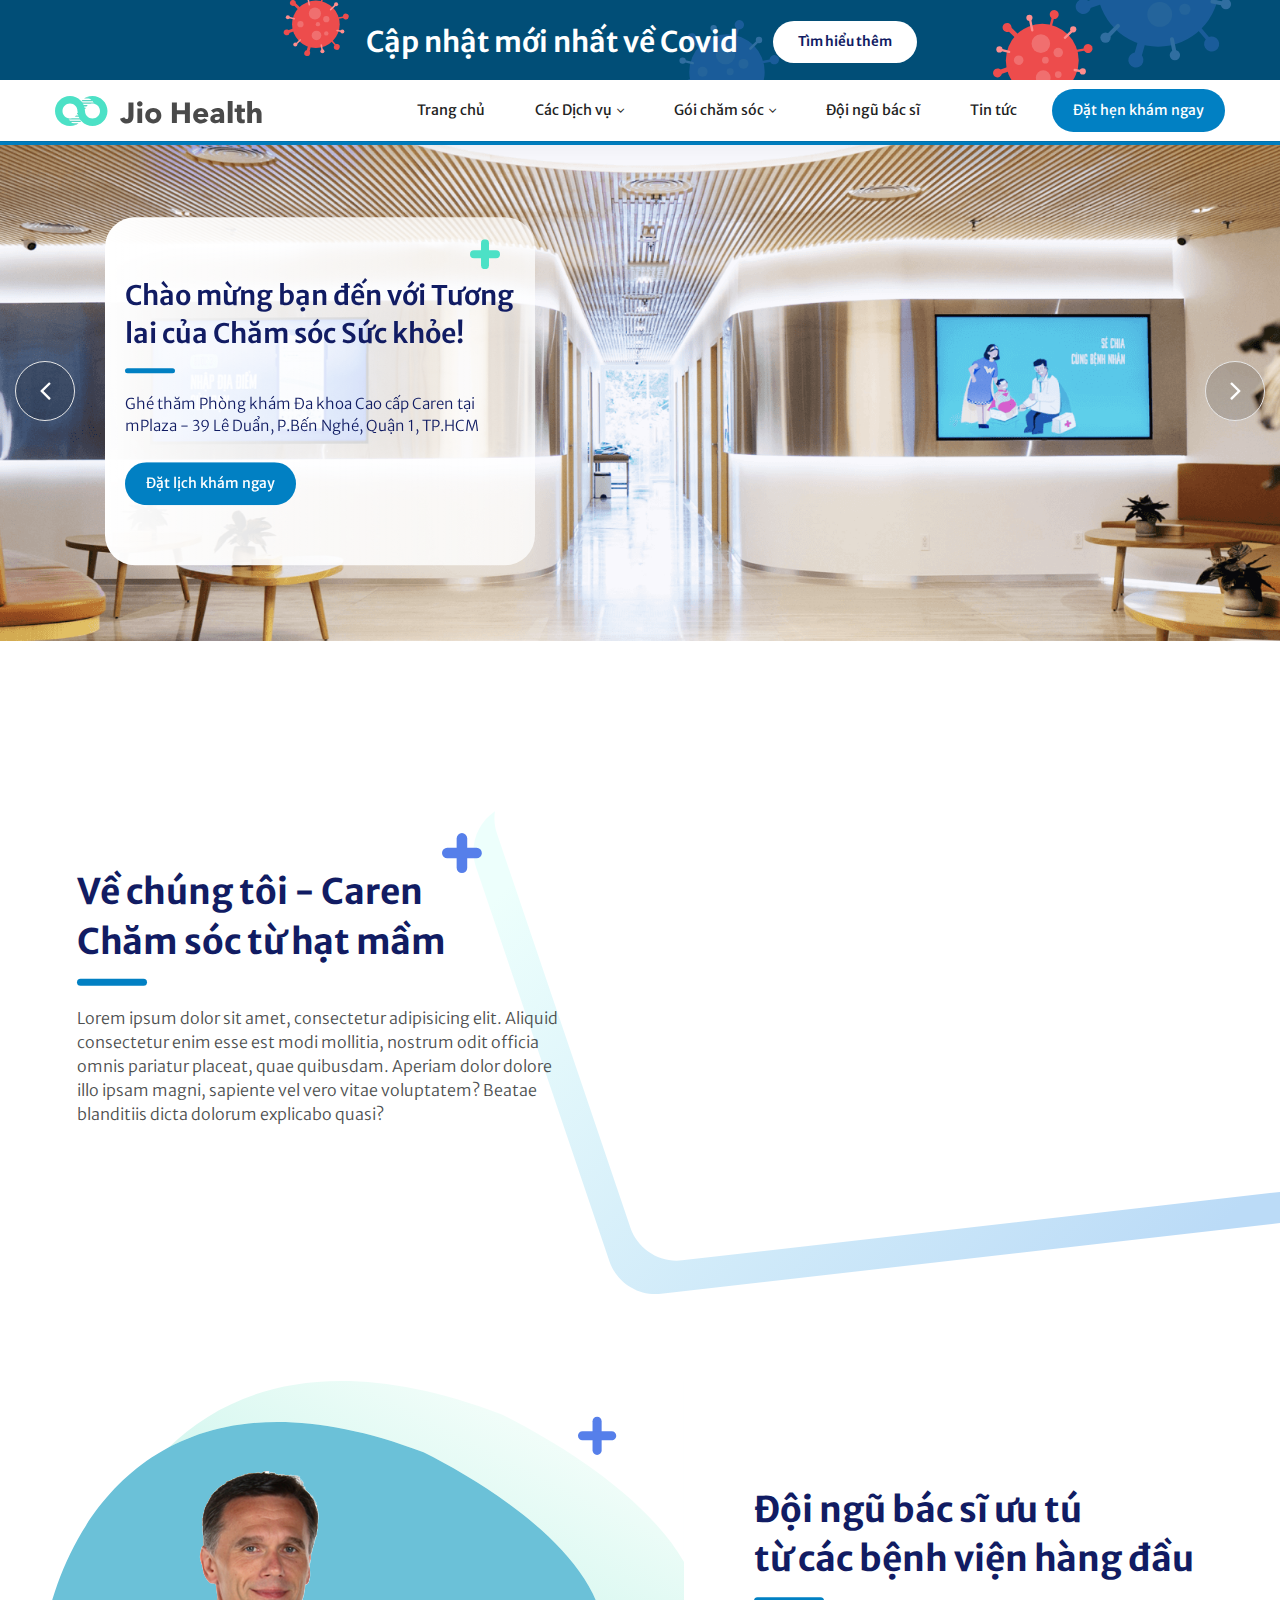
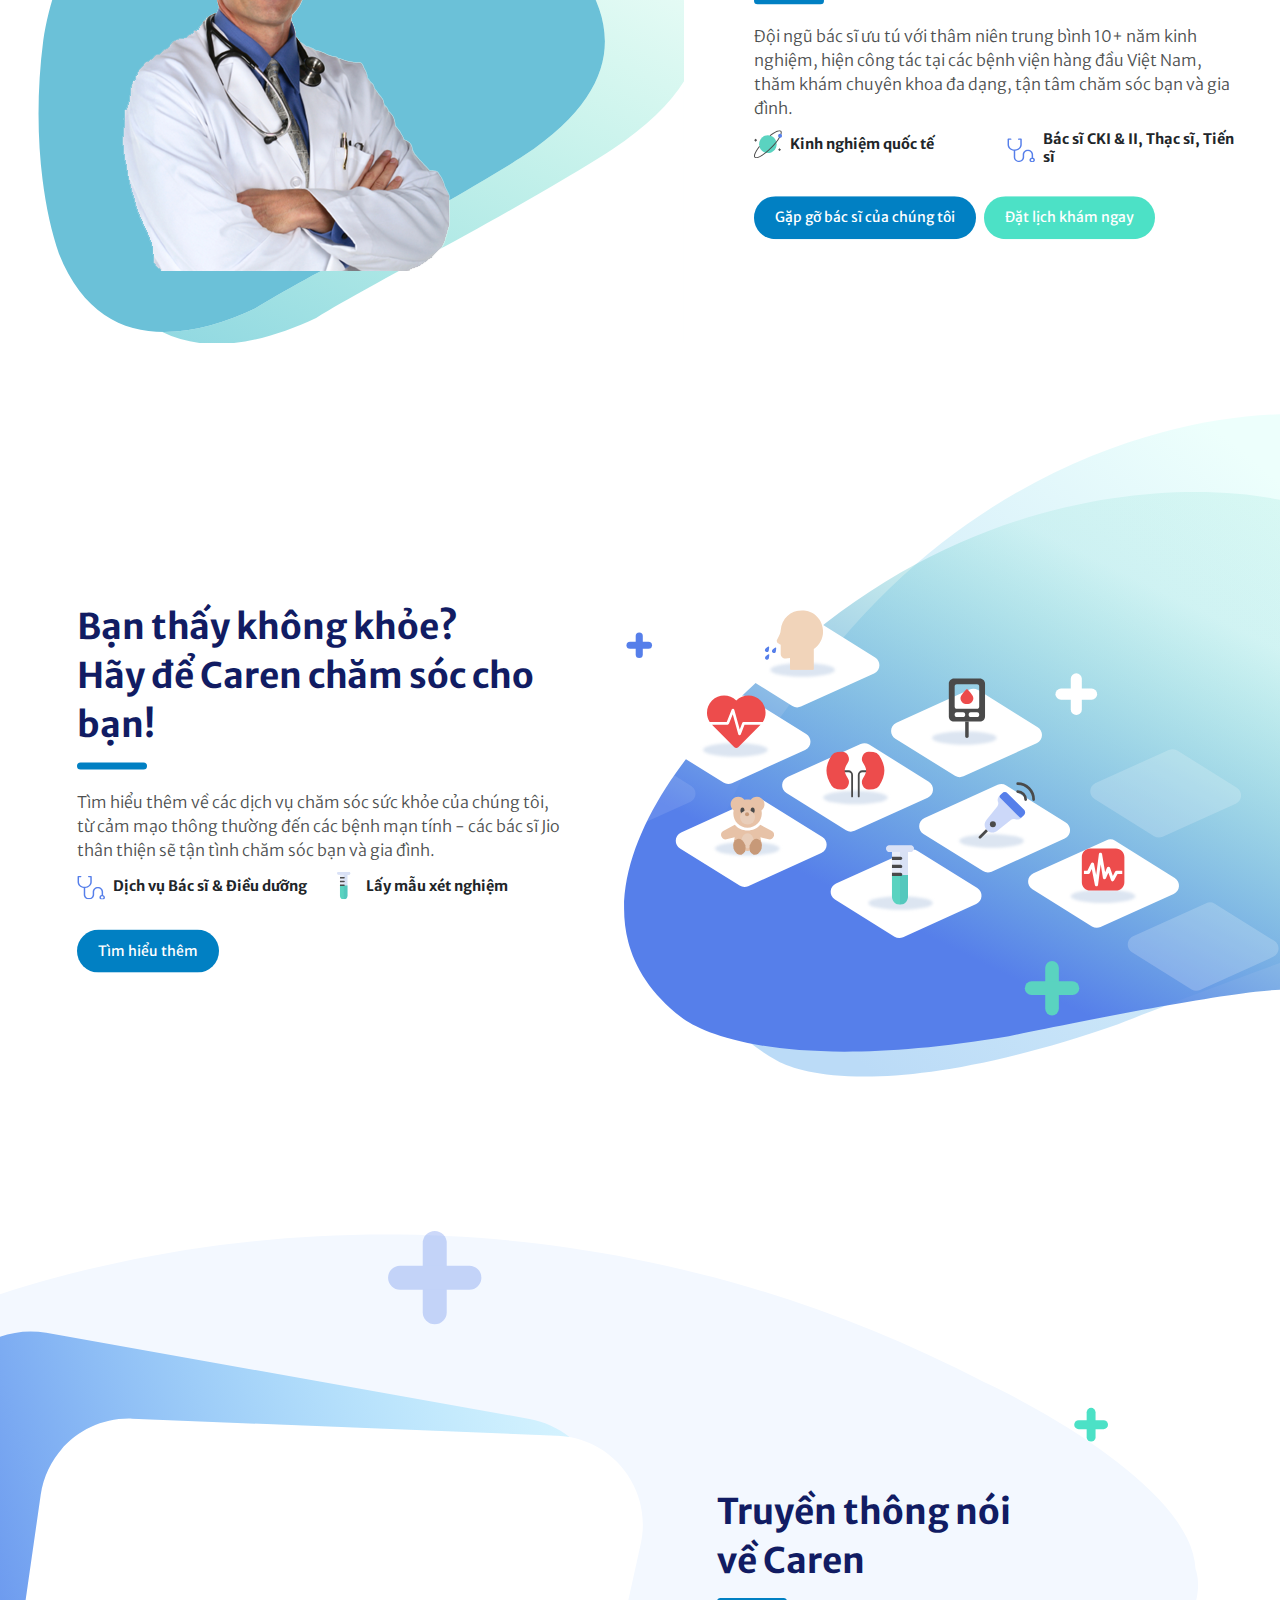
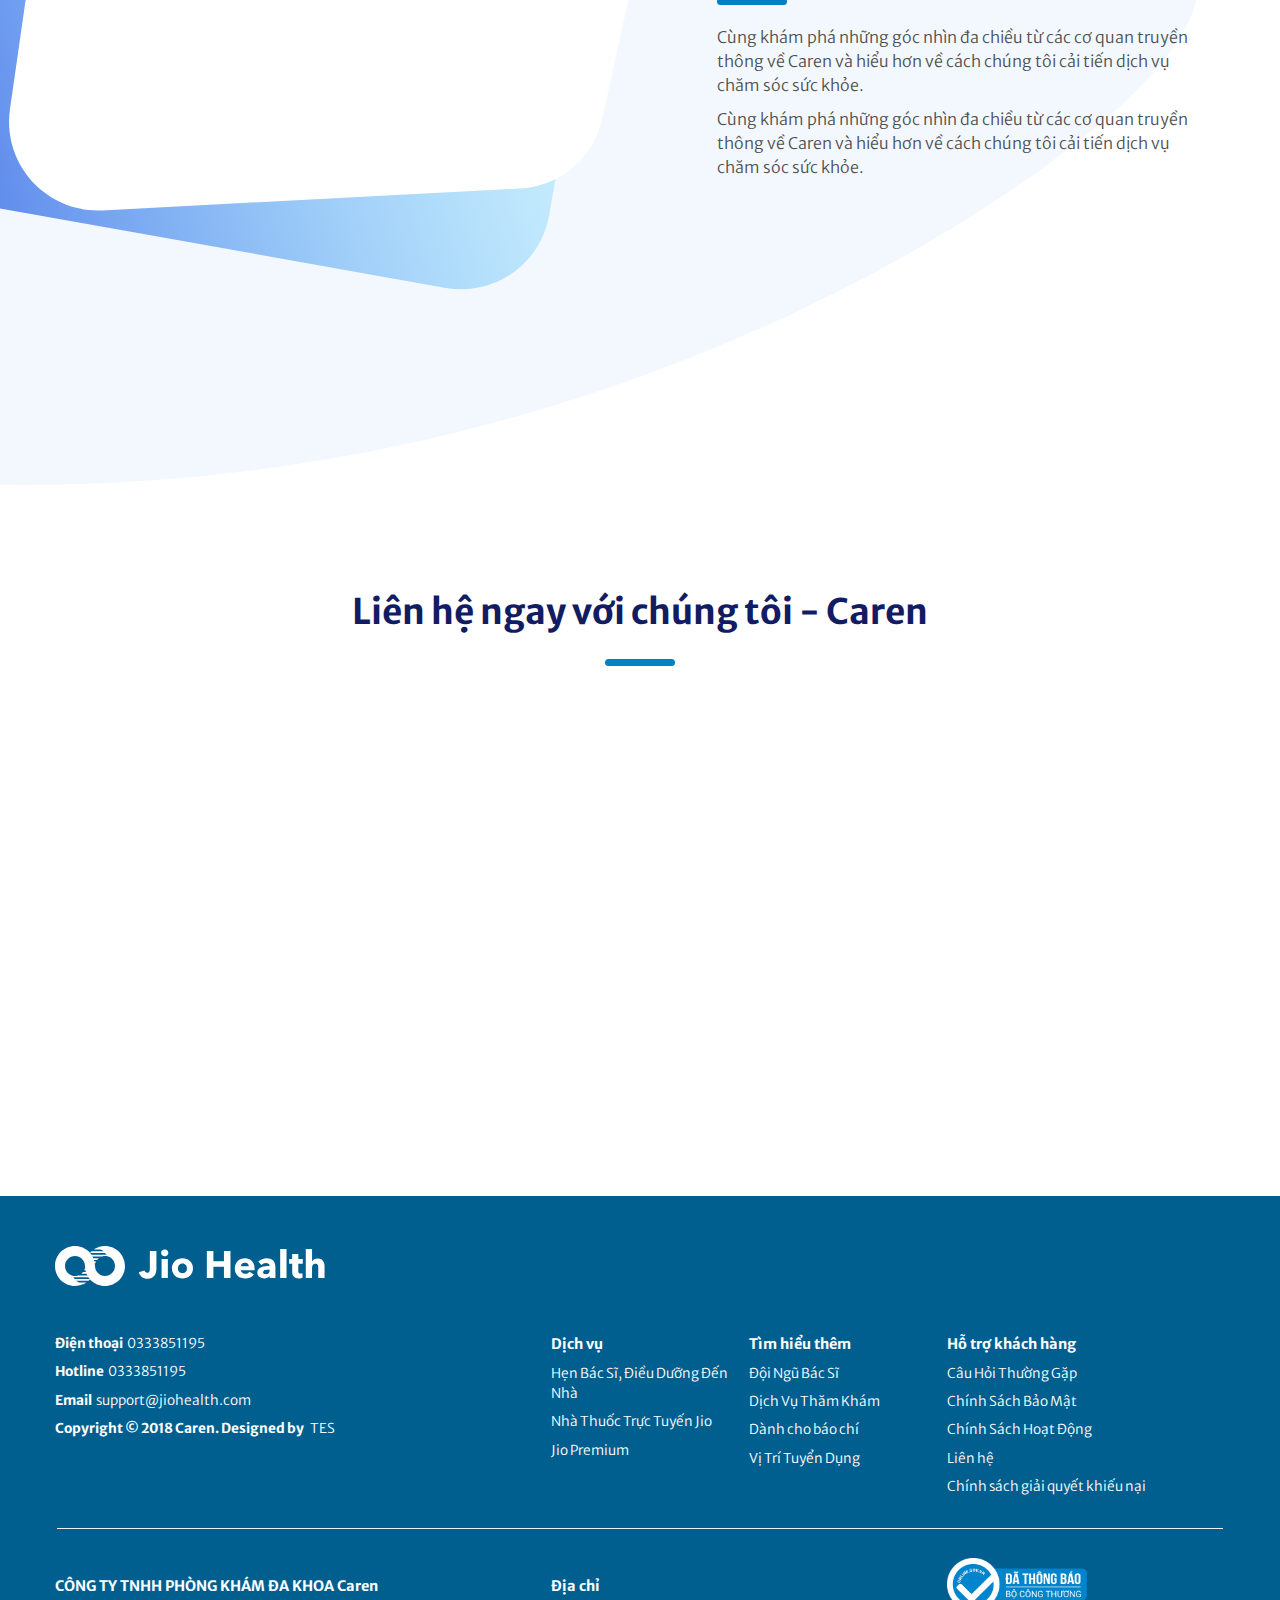
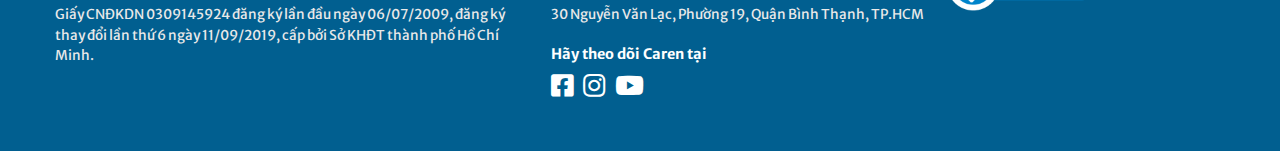
<file: index.html>
<!DOCTYPE html>
<html lang="en">
<head>
	<title>Caren</title>
	<meta charset="UTF-8">
	<meta http-equiv="Content-Type" content="text/html; charset=UTF-8">
	<meta http-equiv="content-language" content="vi">
	<meta http-equiv="X-UA-Compatible" content="IE=edge">
	<meta name="viewport"
	      content="width=device-width, user-scalable=no, initial-scale=1.0, maximum-scale=1.0, minimum-scale=1.0">
	<link rel="shortcut icon" type="image/png" href="./assets/images/favicon.ico"/>
	
	<link rel="stylesheet" href="./assets/plugins/bootstrap/bootstrap.min.css">
	<link rel="stylesheet" href="./assets/plugins/owlcarousel/owl.carousel.min.css">
	<link rel="stylesheet" href="./assets/plugins/swiper/swiper.min.css">
	<link rel="stylesheet" href="./assets/plugins/fancybox/jquery.fancybox.min.css">
	<link rel="stylesheet" href="./assets/plugins/animate.min.css">
	<link rel="stylesheet" href="./assets/fonts/fontawesome/css/all.min.css">
	<link rel="stylesheet" href="./assets/scss/style.css">
</head>
<body>

<header class="header">
	<div class="header-banner d-none d-lg-block">
		<div class="row">
			<div class="col-7 text-right">
				<div class="title">
					<h3>Cập nhật mới nhất về Covid</h3>
					<img class="text-decor-1" src="./assets/images/header/decor-1.svg">
					<img class="text-decor-2" src="./assets/images/header/decor-2.svg">
				</div>
			</div>
			<div class="col-5">
				<div class="link">
					<a href="single-blog.html">
						Tìm hiểu thêm
					</a>
					<img class="link-decor-1" src="./assets/images/header/decor-1.svg">
					<img class="link-decor-2" src="./assets/images/header/decor-2.svg">
				</div>
			</div>
		</div>
	</div>
	<div class="header-bottom position-relative">
		<div class="container container-full">
			<div class="row align-items-lg-center">
				<div class="col-lg-3">
					<div class="header-bottom-logo">
						<a class="d-none d-lg-block" href="index.html">
							<img src="./assets/images/logo.svg" alt="Lorem ipsum dolor sit.">
						</a>
						<div class="row">
							<div class="col-3">
								<a href="tel:0909090909">
									<img alt="phone"
									     class="d-lg-none d-block phone animated tada infinite"
									     width="22"
									     src="./assets/images/phone.svg">
								</a>
							</div>
							<div class="col-6 text-center logo">
								<a class="d-block d-lg-none" href="index.html">
									<img src="./assets/images/logo-mobile.svg" alt="Lorem ipsum dolor sit.">
								</a>
							</div>
							<div class="col-3">
								<div id="hamburger" class="hamburger">
									<span></span>
								</div>
							</div>
						</div>
					</div>
				</div>
				<div class="col-lg-9">
					<div class="header-bottom-navigation">
						<ul id="hasMenu">
							<li>
								<a href="index.html">
									<img src="./assets/images/menu/home-icon.svg" alt="">
									Trang chủ
								</a>
							</li>
							<li>
								<a href="#">
									<img src="./assets/images/menu/care-service-icon.svg" alt="">
									Các Dịch vụ
									<i class="fal fa-angle-down"></i>
								</a>
								<ul>
									<li>
										<a href="#">
											Tất cả dịch vụ
										</a>
									</li>
									<li>
										<a href="#">
											Nhi khoa
										</a>
									</li>
									<li>
										<a href="#">
											Khám sức khỏe định kì
										</a>
									</li>
									<li>
										<a href="#">
											Khám tổng quát
										</a>
									</li>
									<li>
										<a href="#">
											Điều dưỡng tại nhà
										</a>
									</li>
									<li>
										<a href="#">
											Tim mạch
										</a>
									</li>
									<li>
										<a href="#">
											Nội tiết
										</a>
									</li>
									<li>
										<a href="#">
											Thận - Tiết niệu
										</a>
									</li>
									<li>
										<a href="#">
											Chăm sóc thai sản
										</a>
									</li>
									<li>
										<a href="#">
											Chăm sóc sức khỏe thị lực
										</a>
									</li>
									<li>
										<a href="#">
											Da liễu
										</a>
									</li>
									<li>
										<a href="#">
											Tầm soát ung thu di truyền
										</a>
									</li>
									<li>
										<a href="#">
											Dị ứng - miễn dịch
										</a>
									</li>
								</ul>
							</li>
							<li>
								<a href="#">
									<img src="./assets/images/menu/health-plans-icon.svg" alt="">
									Gói chăm sóc
									<i class="fal fa-angle-down"></i>
								</a>
								<ul>
									<li>
										<a href="#">
											Caren Premium
										</a>
									</li>
									<li>
										<a href="#">
											Gói thai sản
										</a>
									</li>
									<li>
										<a href="#">
											Dành cho doanh nghiệp
										</a>
									</li>
								</ul>
							</li>
							<li>
								<a href="#">
									<img src="./assets/images/menu/doctor-icon.svg" alt="">
									Đội ngũ bác sĩ
								</a>
							</li>
							<li>
								<a href="#">
									<img src="./assets/images/menu/blog-icon.svg" alt="">
									Tin tức
								</a>
							</li>
						</ul>
						<div class="header-decor d-block d-lg-none">
							<div class="inner">
								<p class="title">
									Bạn cần chúng tôi - Caren hỗ trợ? Liên hệ ngay
								</p>
								<div class="text-center">
									<a href="#popupBooking" class="btn-style btn-light">Đặt hẹn lịch ngay</a>
								</div>
							</div>
						</div>
					</div>
				</div>
			</div>
		</div>
	</div>
	<div class="header-content d-block d-lg-none">
		<div class="title">Ưu đãi 200.000đ cho lần khám đầu tiên.</div>
		<a href="#popupBooking" data-toggle="modal">Đặt hẹn khám ngay</a>
		<img src="./assets/images/menu/header-plus.svg" alt="">
	</div>
	<div class="header-overlay"></div>
</header>

<div id="main">
	<div class="banner-area">
		<div class="banner-process"></div>
		<div class="owl-carousel">
			<div class="banner-slide">
				<a href="javascript:void(0)" style="background-image: url('./assets/images/banner/banner-1.png')"></a>
			</div>
			<div class="banner-slide">
				<a href="javascript:void(0)" style="background-image: url('./assets/images/banner/banner-2.png')"></a>
			</div>
		</div>
		<div class="banner-info">
			<img src="./assets/images/decor/plus-green.svg" alt="">
			<h3 class="title">Chào mừng bạn đến với Tương lai của Chăm sóc Sức khỏe!</h3>
			<p class="desc">Ghé thăm Phòng khám Đa khoa Cao cấp Caren tại mPlaza - 39 Lê Duẩn, P.Bến Nghé, Quận 1,
				TP.HCM</p>
			<p class="mt-4"><a href="javascript:;" class="btn-style btn-blue">Đặt lịch khám ngay</a></p>
		</div>
	</div>
	<!-- Giới thiệu -->
	<div class="content-area-intro">
		<div class="main">
			<div class="_content">
				<h3 class="title">Về chúng tôi - Caren<br>Chăm sóc từ hạt mầm</h3>
				<p class="desc">
					Lorem ipsum dolor sit amet, consectetur adipisicing elit. Aliquid consectetur enim esse est modi
					mollitia, nostrum odit officia omnis pariatur placeat, quae quibusdam. Aperiam dolor dolore illo
					ipsam
					magni, sapiente vel vero vitae voluptatem? Beatae blanditiis dicta dolorum explicabo quasi?
				</p>
			</div>
		</div>
		<div class="video">
			<video autoplay class="video-player" loop="true" muted="true"
			       poster="https://cdn.jiohealth.com/jio-website/home-page/jio-website-v2.1.4/assets/images/video-posters/doctors-come-to-you-video-poster.jpg">
				<source src="https://cdn.jiohealth.com/video/doctor/Our_Doctors_Come_to_You_Short_Ver_LQ.mp4"
				        type="video/mp4">
			</video>
		</div>
		<div class="bg">
			<img src="./assets/images/decor/decor-intro-bg.svg" alt="">
		</div>
	</div>
	<!-- /End Giới thiệu -->
	
	<!-- Đội ngũ bác sĩ -->
	<div class="content-area-doctor">
		<div class="decor-1">
			<img src="./assets/images/decor/decor-doctor-1.svg" alt="">
		</div>
		<div class="decor-2">
			<img src="./assets/images/decor/decor-doctor-2.svg" alt="">
		</div>
		<div class="main">
			<div class="_content">
				<h3 class="title">Đội ngũ bác sĩ ưu tú <br>từ các bệnh viện hàng đầu</h3>
				<p class="desc">
					Đội ngũ bác sĩ ưu tú với thâm niên trung bình 10+ năm kinh nghiệm, hiện công tác tại các
					bệnh
					viện hàng đầu Việt Nam, thăm khám chuyên khoa đa dạng, tận tâm chăm sóc bạn và gia đình.
				</p>
				<ul class="list">
					<li>
						<div class="_icon">
							<img src="./assets/images/international-icon.svg">
							<h5>
								Kinh nghiệm quốc tế
							</h5>
						</div>
					</li>
					<li>
						<div class="_icon">
							<img src="./assets/images/stethoscope-icon.svg">
							<h5>
								Bác sĩ CKI & II, Thạc sĩ, Tiến sĩ
							</h5>
						</div>
					</li>
				</ul>
				<div class="link">
					<a href="javascript:;" id="changeLink" class="btn-style btn-blue">
						Gặp gỡ bác sĩ của chúng tôi
					</a>
					
					<a href="#popupBooking" data-toggle="modal" class="btn-style btn-green">
						Đặt lịch khám ngay
					</a>
				</div>
			</div>
		</div>
		<div class="slide">
			<div id="slide-Doctor" class="owl-carousel">
				<div class="slide-item" data-link="bacsi01.html">
					<a href="javascript:void(0)">
						<img src="./assets/images/doctor-avatar.png" alt="">
					</a>
				</div>
				<div class="slide-item" data-link="bacsi02.html">
					<a href="javascript:void(0)">
						<img src="./assets/images/doctor-avatar-2.png" alt="">
					</a>
				</div>
			</div>
		</div>
		<div class="bg">
			<img src="./assets/images/decor/decor-doctor-bg.svg" alt="">
		</div>
	</div>
	<!-- /End đội ngũ bác sĩ -->
	
	<!-- Đội ngũ bác sĩ -->
	<div class="content-area-health">
		<div class="main">
			<div class="_content">
				<h3 class="title">Bạn thấy không khỏe?<br>Hãy để Caren chăm sóc cho bạn!</h3>
				<p class="desc">
					Tìm hiểu thêm về các dịch vụ chăm sóc sức khỏe của chúng tôi, từ cảm mạo thông thường đến các bệnh
					mạn
					tính - các bác sĩ Jio thân thiện sẽ tận tình chăm sóc bạn và gia đình.
				</p>
				<ul class="list">
					<li>
						<div class="_icon">
							<img src="./assets/images/stethoscope-icon.svg">
							<h5>
								Dịch vụ Bác sĩ & Điều dưỡng
							</h5>
						</div>
					</li>
					<li>
						<div class="_icon">
							<img src="./assets/images/lab-icon.svg">
							<h5>
								Lấy mẫu xét nghiệm
							</h5>
						</div>
					</li>
				</ul>
				<div class="link">
					<a href="dich-vu.html" class="btn-style btn-blue">
						Tìm hiểu thêm
					</a>
				</div>
			</div>
		</div>
		<div class="bg">
			<img src="./assets/images/decor/decor-health-bg.svg" alt="">
		</div>
	</div>
	<!-- /End đội ngũ bác sĩ -->
	
	<!-- Truyền thông nói về chúng tôi -->
	<div class="content-area-media">
		<div class="main">
			<div class="_content">
				<h3 class="title">Truyền thông nói <br>về Caren</h3>
				<p class="desc">
					Cùng khám phá những góc nhìn đa chiều từ các cơ quan truyền thông về Caren và hiểu hơn về cách
					chúng tôi cải tiến dịch vụ chăm sóc sức khỏe.
				</p>
				<p class="desc">
					Cùng khám phá những góc nhìn đa chiều từ các cơ quan truyền thông về Caren và hiểu hơn về cách
					chúng tôi cải tiến dịch vụ chăm sóc sức khỏe.
				</p>
			</div>
		</div>
		<div class="video">
			<video autoplay class="video-player" loop="true" muted="true"
			       poster="https://cdn.jiohealth.com/jio-website/home-page/jio-website-v2.1.4/assets/images/video-posters/doctors-come-to-you-video-poster.jpg">
				<source src="https://cdn.jiohealth.com/video/doctor/Our_Doctors_Come_to_You_Short_Ver_LQ.mp4"
				        type="video/mp4">
			</video>
		</div>
		<div class="bg">
			<img src="./assets/images/decor/decor-media-bg.svg" alt="">
		</div>
	</div>
	<!-- /End truyền thông nói về chúng tôi -->
	
	<div class="content-area-map">
		<div class="headline">
			Liên hệ ngay với chúng tôi - Caren
		</div>
		<iframe src="https://www.google.com/maps/embed?pb=!1m18!1m12!1m3!1d62860.402188013664!2d105.72057077405785!3d10.035405683173144!2m3!1f0!2f0!3f0!3m2!1i1024!2i768!4f13.1!3m3!1m2!1s0x31a0883fbc944b83%3A0x77fc34233e5e1320!2zTmluaCBLaeG7gXUsIEPhuqduIFRoxqEsIFZp4buHdCBOYW0!5e0!3m2!1svi!2s!4v1607774581995!5m2!1svi!2s"
		        width="600" height="450" frameborder="0" style="border:0;" allowfullscreen="" aria-hidden="false"
		        tabindex="0"></iframe>
	</div>
</div>
<footer class="footer">
	<div class="container container-full">
		<div class="row footer-logo">
			<div class="col-lg-12">
				<a href="index.html">
					<img src="./assets/images/logo-white.svg" alt="">
				</a>
			</div>
		</div>
		<div class="row footer-top">
			<div class="col-lg-5 col-md-6 order-4 order-lg-1 d-none d-lg-block">
				<div class="footer-list">
					<ul>
						<li>
							<span>Điện thoại</span><a href="tel:0333851195">0333851195</a>
						</li>
						<li>
							<span>Hotline</span><a href="tel:0333851195">0333851195</a>
						</li>
						<li>
							<span>Email</span><a href="tel:0333851195">support@jiohealth.com</a>
						</li>
						<li>
							<span>Copyright © 2018 Caren. Designed by </span><a
								href="https://facebook.com/thtan0407">TES</a>
						</li>
					</ul>
				</div>
			</div>
			<div class="col-lg-2 col-md-6 order-1 order-lg-2">
				<p class="title">Dịch vụ</p>
				<div class="footer-list">
					<ul>
						<li>
							<a href="">Hẹn Bác Sĩ, Điều Dưỡng Đến Nhà</a>
						</li>
						<li>
							<a href="">Nhà Thuốc Trực Tuyến Jio</a>
						</li>
						<li>
							<a href="">Jio Premium</a>
						</li>
					</ul>
				</div>
			</div>
			<div class="col-lg-2 col-md-6 order-2 order-lg-3">
				<p class="title">Tìm hiểu thêm</p>
				<div class="footer-list">
					<ul>
						<li>
							<a href="">Đội Ngũ Bác Sĩ</a>
						</li>
						<li>
							<a href="">Dịch Vụ Thăm Khám</a>
						</li>
						<li>
							<a href="">Dành cho báo chí</a>
						</li>
						<li>
							<a href="">Vị Trí Tuyển Dụng</a>
						</li>
					</ul>
				</div>
			</div>
			<div class="col-lg-3 col-md-6 order-3 order-lg-4">
				<p class="title">Hỗ trợ khách hàng</p>
				<div class="footer-list">
					<ul>
						<li>
							<a href="">Câu Hỏi Thường Gặp</a>
						</li>
						<li>
							<a href="">Chính Sách Bảo Mật</a>
						</li>
						<li>
							<a href="">Chính Sách Hoạt Động</a>
						</li>
						<li>
							<a href="">Liên hệ</a>
						</li>
						<li>
							<a href="">Chính sách giải quyết khiếu nại</a>
						</li>
					</ul>
				</div>
			</div>
		</div>
		<div class="row footer-bottom">
			<div class="col-md-5">
				<p class="title">CÔNG TY TNHH PHÒNG KHÁM ĐA KHOA Caren</p>
				<p class="desc">
					Giấy CNĐKDN 0309145924 đăng ký lần đầu ngày 06/07/2009, đăng ký thay đổi lần thứ 6 ngày 11/09/2019,
					cấp bởi Sở KHĐT thành phố Hồ Chí Minh.
				</p>
			</div>
			<div class="col-md-4">
				<p class="title">
					Địa chỉ
				</p>
				<p class="desc">
					30 Nguyễn Văn Lạc, Phường 19, Quận Bình Thạnh, TP.HCM
				</p>
				<p class="title">
					Hãy theo dõi Caren tại
				</p>
				<div class="footer-social">
					<ul>
						<li>
							<a href="">
								<i class="fab fa-facebook-square"></i>
							</a>
						</li>
						<li>
							<a href="">
								<i class="fab fa-instagram"></i>
							</a>
						</li>
						<li>
							<a href="">
								<i class="fab fa-youtube"></i>
							</a>
						</li>
					</ul>
				</div>
			</div>
			<div class="col-md-3">
				<div class="footer-register">
					<a href="">
						<img src="./assets/images/dathongbao.png" alt="">
					</a>
				</div>
			</div>
		</div>
	</div>
</footer>

<script type="text/javascript" src="./assets/plugins/jquery.min.js"></script>
<script type="text/javascript" src="./assets/plugins/bootstrap/popper.min.js"></script>
<script type="text/javascript" src="./assets/plugins/bootstrap/bootstrap.min.js"></script>
<script type="text/javascript" src="./assets/plugins/owlcarousel/owl.carousel.min.js"></script>
<script type="text/javascript" src="./assets/plugins/swiper/swiper.min.js"></script>
<script type="text/javascript" src="./assets/plugins/fancybox/jquery.fancybox.min.js"></script>
<script type="text/javascript" src="./assets/plugins/theme-script.js"></script>

<div id="fb-root"></div>
<script async defer crossorigin="anonymous" src="https://connect.facebook.net/vi_VN/sdk.js#xfbml=1&version=v9.0" nonce="3VofOiyE"></script>

<a href="javascript:void(0)" id="return-to-top" style="display: none;">
	<i class="far fa-long-arrow-alt-up"></i>
</a>

</body>
</html>
</file>
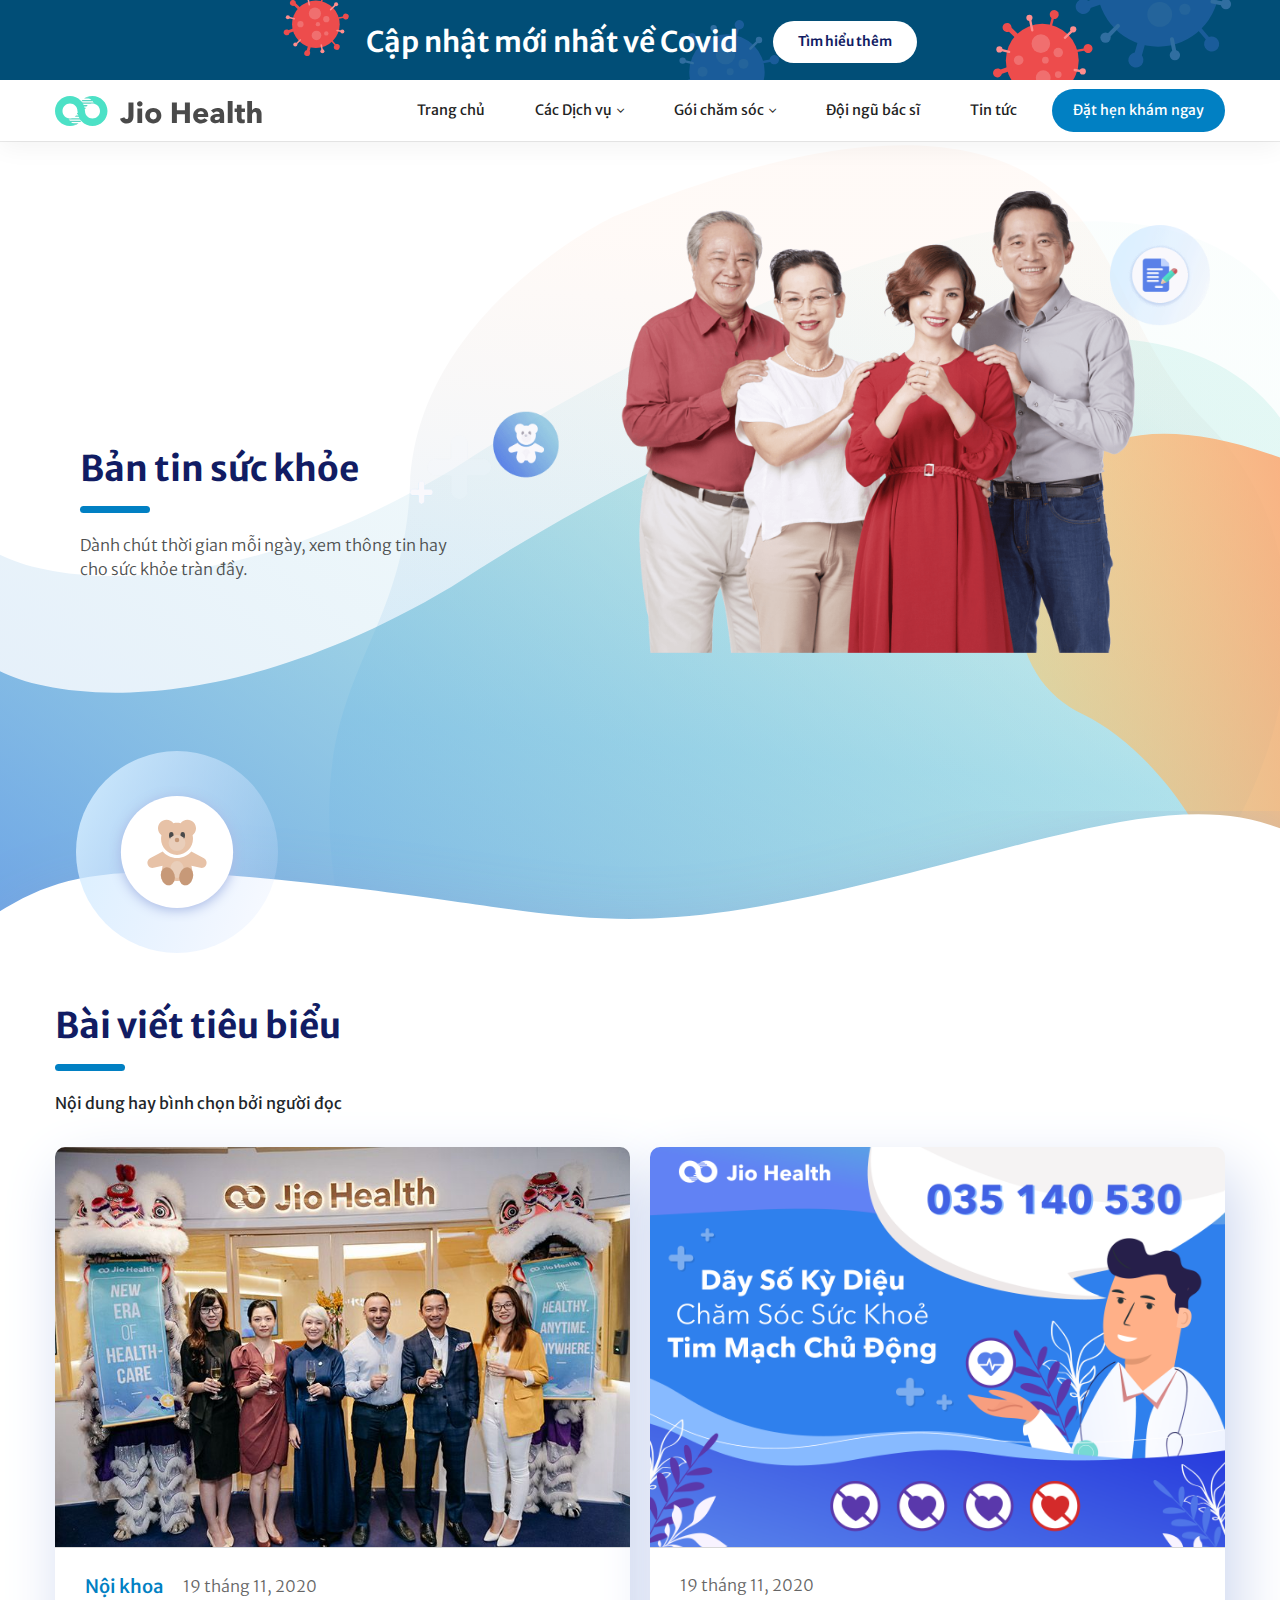
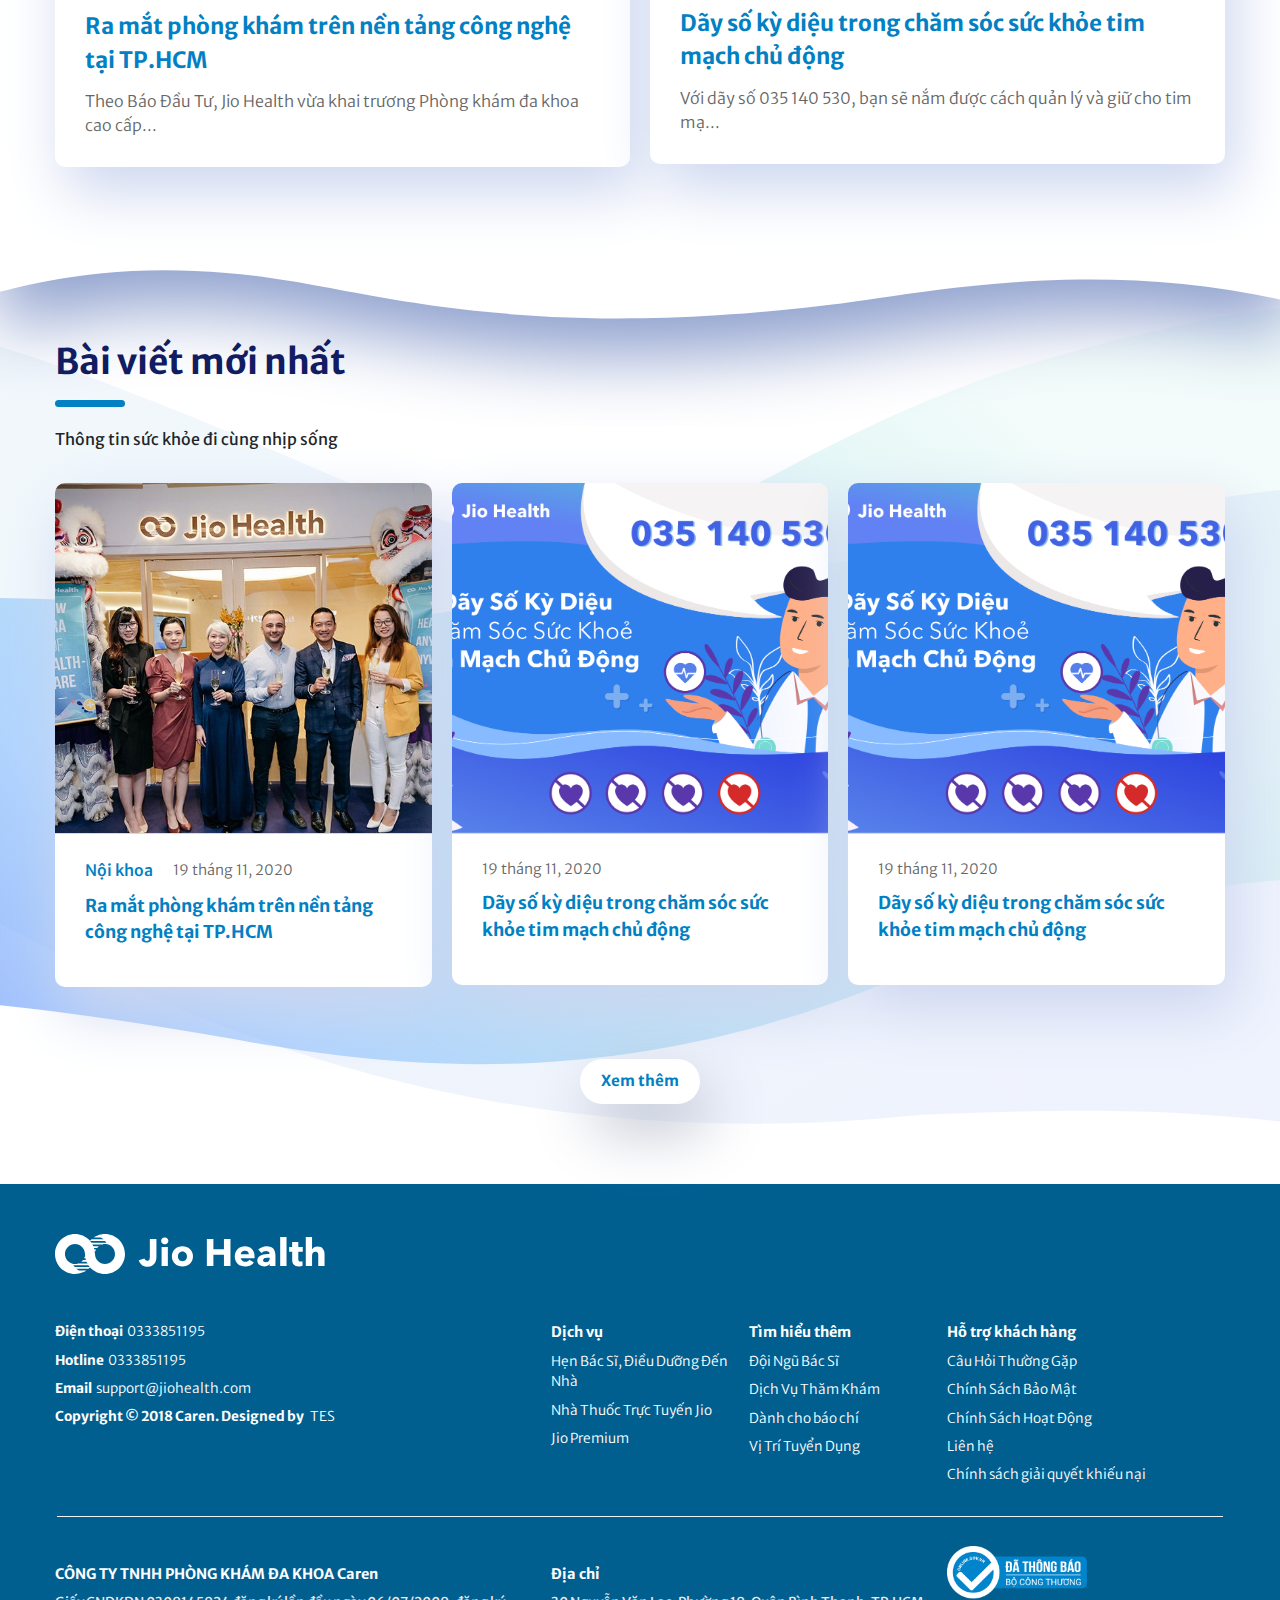
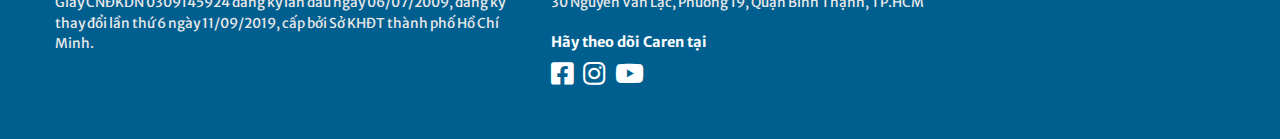
<file: danhmucbaiviet.html>
<!DOCTYPE html>
<html lang="en">
<head>
	<title>Caren</title>
	<meta charset="UTF-8">
	<meta http-equiv="Content-Type" content="text/html; charset=UTF-8">
	<meta http-equiv="content-language" content="vi">
	<meta http-equiv="X-UA-Compatible" content="IE=edge">
	<meta name="viewport"
	      content="width=device-width, user-scalable=no, initial-scale=1.0, maximum-scale=1.0, minimum-scale=1.0">
	<link rel="shortcut icon" type="image/png" href="./assets/images/favicon.ico"/>
	
	<link rel="stylesheet" href="./assets/plugins/bootstrap/bootstrap.min.css">
	<link rel="stylesheet" href="./assets/plugins/owlcarousel/owl.carousel.min.css">
	<link rel="stylesheet" href="./assets/plugins/swiper/swiper.min.css">
	<link rel="stylesheet" href="./assets/plugins/fancybox/jquery.fancybox.min.css">
	<link rel="stylesheet" href="./assets/plugins/animate.min.css">
	<link rel="stylesheet" href="./assets/fonts/fontawesome/css/all.min.css">
	<link rel="stylesheet" href="./assets/scss/style.css">
</head>
<body>

<header class="header">
	<div class="header-banner d-none d-lg-block">
		<div class="row">
			<div class="col-7 text-right">
				<div class="title">
					<h3>Cập nhật mới nhất về Covid</h3>
					<img class="text-decor-1" src="./assets/images/header/decor-1.svg">
					<img class="text-decor-2" src="./assets/images/header/decor-2.svg">
				</div>
			</div>
			<div class="col-5">
				<div class="link">
					<a href="single-blog.html">
						Tìm hiểu thêm
					</a>
					<img class="link-decor-1" src="./assets/images/header/decor-1.svg">
					<img class="link-decor-2" src="./assets/images/header/decor-2.svg">
				</div>
			</div>
		</div>
	</div>
	<div class="header-bottom position-relative">
		<div class="container container-full">
			<div class="row align-items-lg-center">
				<div class="col-lg-3">
					<div class="header-bottom-logo">
						<a class="d-none d-lg-block" href="index.html">
							<img src="./assets/images/logo.svg" alt="Lorem ipsum dolor sit.">
						</a>
						<div class="row">
							<div class="col-3">
								<a href="tel:0909090909">
									<img alt="phone"
									     class="d-lg-none d-block phone animated tada infinite"
									     width="22"
									     src="./assets/images/phone.svg">
								</a>
							</div>
							<div class="col-6 text-center logo">
								<a class="d-block d-lg-none" href="index.html">
									<img src="./assets/images/logo-mobile.svg" alt="Lorem ipsum dolor sit.">
								</a>
							</div>
							<div class="col-3">
								<div id="hamburger" class="hamburger">
									<span></span>
								</div>
							</div>
						</div>
					</div>
				</div>
				<div class="col-lg-9">
					<div class="header-bottom-navigation">
						<ul id="hasMenu">
							<li>
								<a href="index.html">
									<img src="./assets/images/menu/home-icon.svg" alt="">
									Trang chủ
								</a>
							</li>
							<li>
								<a href="#">
									<img src="./assets/images/menu/care-service-icon.svg" alt="">
									Các Dịch vụ
									<i class="fal fa-angle-down"></i>
								</a>
								<ul>
									<li>
										<a href="#">
											Tất cả dịch vụ
										</a>
									</li>
									<li>
										<a href="#">
											Nhi khoa
										</a>
									</li>
									<li>
										<a href="#">
											Khám sức khỏe định kì
										</a>
									</li>
									<li>
										<a href="#">
											Khám tổng quát
										</a>
									</li>
									<li>
										<a href="#">
											Điều dưỡng tại nhà
										</a>
									</li>
									<li>
										<a href="#">
											Tim mạch
										</a>
									</li>
									<li>
										<a href="#">
											Nội tiết
										</a>
									</li>
									<li>
										<a href="#">
											Thận - Tiết niệu
										</a>
									</li>
									<li>
										<a href="#">
											Chăm sóc thai sản
										</a>
									</li>
									<li>
										<a href="#">
											Chăm sóc sức khỏe thị lực
										</a>
									</li>
									<li>
										<a href="#">
											Da liễu
										</a>
									</li>
									<li>
										<a href="#">
											Tầm soát ung thu di truyền
										</a>
									</li>
									<li>
										<a href="#">
											Dị ứng - miễn dịch
										</a>
									</li>
								</ul>
							</li>
							<li>
								<a href="#">
									<img src="./assets/images/menu/health-plans-icon.svg" alt="">
									Gói chăm sóc
									<i class="fal fa-angle-down"></i>
								</a>
								<ul>
									<li>
										<a href="#">
											Caren Premium
										</a>
									</li>
									<li>
										<a href="#">
											Gói thai sản
										</a>
									</li>
									<li>
										<a href="#">
											Dành cho doanh nghiệp
										</a>
									</li>
								</ul>
							</li>
							<li>
								<a href="#">
									<img src="./assets/images/menu/doctor-icon.svg" alt="">
									Đội ngũ bác sĩ
								</a>
							</li>
							<li>
								<a href="#">
									<img src="./assets/images/menu/blog-icon.svg" alt="">
									Tin tức
								</a>
							</li>
						</ul>
						<div class="header-decor d-block d-lg-none">
							<div class="inner">
								<p class="title">
									Bạn cần chúng tôi - Caren hỗ trợ? Liên hệ ngay
								</p>
								<div class="text-center">
									<a href="#popupBooking" class="btn-style btn-light">Đặt hẹn lịch ngay</a>
								</div>
							</div>
						</div>
					</div>
				</div>
			</div>
		</div>
	</div>
	<div class="header-content d-block d-lg-none">
		<div class="title">Ưu đãi 200.000đ cho lần khám đầu tiên.</div>
		<a href="#popupBooking" data-toggle="modal">Đặt hẹn khám ngay</a>
		<img src="./assets/images/menu/header-plus.svg" alt="">
	</div>
	<div class="header-overlay"></div>
</header>

<div id="main">
	<div class="page-blogs">
		<div class="main-breadcrumb">
			<div class="background"
			     style="background-image: url('./assets/images/breadcrumb/background.svg')">
			</div>
			<div class="inner">
				<div class="_content">
					<h3 class="title">Bản tin sức khỏe</h3>
					<p class="desc">
						Dành chút thời gian mỗi ngày, xem thông tin hay cho sức khỏe tràn đầy.
					</p>
				</div>
				<div class="_image">
					<img class="d-none d-lg-block"
					     src="./assets/images/breadcrumb/image-desktop.png">
					<img class="d-lg-none"
					     src="./assets/images/breadcrumb/image-mobile.png">
				</div>
			</div>
		</div>
		<div class="main-page">
			<div class="decor-blogs">
				<img class="decor-wave" src="./assets/images/decor/decor-wave.svg" alt="">
				<img class="decor-icon" src="./assets/images/decor/decor-bear.svg">
			</div>
			<div class="content">
				<div class="blogs-feature">
					<div class="container container-full">
						<div class="row">
							<div class="col-12">
								<div class="_content">
									<h3 class="title">Bài viết tiêu biểu</h3>
									<p>
										Nội dung hay bình chọn bởi người đọc
									</p>
								</div>
							</div>
							<div class="col-12 mt-3">
								<div class="row">
									<div class="col-md-6">
										<div class="blogs-item">
											<div class="card">
												<a href="single-blog.html">
													<div class="card-header">
														<img class="card-img-top" src="./assets/images/blogs/1.jpg"
														     alt="Ra mắt phòng khám trên nền tảng công nghệ tại TP.HCM">
													</div>
												</a>
												<div class="card-body">
													<div class="card-meta">
														<ul>
															<li>
																<a href="danhmucbaiviet.html">Nội khoa</a>
															</li>
															<li>
																19 tháng 11, 2020
															</li>
														</ul>
													</div>
													<a href="single-blog.html">
														<h5 class="card-title">Ra mắt phòng khám trên nền tảng công nghệ
															tại
															TP.HCM</h5>
														<p class="card-text">Theo Báo Đầu Tư, Jio Health vừa khai trương
															Phòng khám đa khoa cao cấp...</p>
													</a>
												</div>
											</div>
										</div>
									</div>
									<div class="col-md-6">
										<div class="blogs-item">
											<div class="card">
												<a href="single-blog.html">
													<div class="card-header">
														<img class="card-img-top" src="./assets/images/blogs/2.png"
														     alt="Dãy số kỳ diệu trong chăm sóc sức khỏe tim mạch chủ động">
													</div>
												</a>
												<div class="card-body">
													<div class="card-meta">
														<ul>
															<li>
																19 tháng 11, 2020
															</li>
														</ul>
													</div>
													<a href="single-blog.html">
														<h5 class="card-title">Dãy số kỳ diệu trong chăm sóc sức khỏe
															tim
															mạch chủ động</h5>
														<p class="card-text">Với dãy số 035 140 530, bạn sẽ nắm được
															cách
															quản lý và giữ cho tim mạ...</p>
													</a>
												</div>
											</div>
										</div>
									</div>
								</div>
							</div>
						</div>
					</div>
				</div>
				
				<div class="blogs-new" style="background-image: url('./assets/images/decor/decor-blogs-bg.svg')">
					<div class="blogs-new--decor">
						<img src="./assets/images/decor/decor-wave-blogs-new.svg">
					</div>
					<div class="container container-full">
						<div class="row">
							<div class="col-12">
								<div class="_content">
									<h3 class="title">Bài viết mới nhất</h3>
									<p>
										Thông tin sức khỏe đi cùng nhịp sống
									</p>
								</div>
							</div>
							<div class="col-12 mt-3">
								<div class="row">
									<div class="col-md-4 mb-4">
										<div class="blogs-item">
											<div class="card">
												<a href="single-blog.html">
													<div class="card-header">
														<img class="card-img-top" src="./assets/images/blogs/1.jpg"
														     alt="Ra mắt phòng khám trên nền tảng công nghệ tại TP.HCM">
													</div>
												</a>
												<div class="card-body">
													<div class="card-meta">
														<ul>
															<li>
																<a href="danhmucbaiviet.html">Nội khoa</a>
															</li>
															<li>
																19 tháng 11, 2020
															</li>
														</ul>
													</div>
													<a href="single-blog.html">
														<h5 class="card-title">Ra mắt phòng khám trên nền tảng công nghệ
															tại
															TP.HCM</h5>
													</a>
												</div>
											</div>
										</div>
									</div>
									<div class="col-md-4 mb-4">
										<div class="blogs-item">
											<div class="card">
												<a href="single-blog.html">
													<div class="card-header">
														<img class="card-img-top" src="./assets/images/blogs/2.png"
														     alt="Dãy số kỳ diệu trong chăm sóc sức khỏe tim mạch chủ động">
													</div>
												</a>
												<div class="card-body">
													<div class="card-meta">
														<ul>
															<li>
																19 tháng 11, 2020
															</li>
														</ul>
													</div>
													<a href="single-blog.html">
														<h5 class="card-title">Dãy số kỳ diệu trong chăm sóc sức khỏe
															tim
															mạch chủ động</h5>
													</a>
												</div>
											</div>
										</div>
									</div>
									<div class="col-md-4 mb-4">
										<div class="blogs-item">
											<div class="card">
												<a href="single-blog.html">
													<div class="card-header">
														<img class="card-img-top" src="./assets/images/blogs/2.png"
														     alt="Dãy số kỳ diệu trong chăm sóc sức khỏe tim mạch chủ động">
													</div>
												</a>
												<div class="card-body">
													<div class="card-meta">
														<ul>
															<li>
																19 tháng 11, 2020
															</li>
														</ul>
													</div>
													<a href="single-blog.html">
														<h5 class="card-title">Dãy số kỳ diệu trong chăm sóc sức khỏe
															tim
															mạch chủ động</h5>
													</a>
												</div>
											</div>
										</div>
									</div>
								</div>
							</div>
						</div>
						<div class="row mt-5">
							<div class="col-12 text-center">
								<a href="javascript:void(0)" class="btn-style btn-light btn-shadow">Xem thêm</a>
							</div>
						</div>
					</div>
				</div>
			</div>
		</div>
	</div>
</div>
<footer class="footer">
	<div class="container container-full">
		<div class="row footer-logo">
			<div class="col-lg-12">
				<a href="index.html">
					<img src="./assets/images/logo-white.svg" alt="">
				</a>
			</div>
		</div>
		<div class="row footer-top">
			<div class="col-lg-5 col-md-6 order-4 order-lg-1 d-none d-lg-block">
				<div class="footer-list">
					<ul>
						<li>
							<span>Điện thoại</span><a href="tel:0333851195">0333851195</a>
						</li>
						<li>
							<span>Hotline</span><a href="tel:0333851195">0333851195</a>
						</li>
						<li>
							<span>Email</span><a href="tel:0333851195">support@jiohealth.com</a>
						</li>
						<li>
							<span>Copyright © 2018 Caren. Designed by </span><a
								href="https://facebook.com/thtan0407">TES</a>
						</li>
					</ul>
				</div>
			</div>
			<div class="col-lg-2 col-md-6 order-1 order-lg-2">
				<p class="title">Dịch vụ</p>
				<div class="footer-list">
					<ul>
						<li>
							<a href="">Hẹn Bác Sĩ, Điều Dưỡng Đến Nhà</a>
						</li>
						<li>
							<a href="">Nhà Thuốc Trực Tuyến Jio</a>
						</li>
						<li>
							<a href="">Jio Premium</a>
						</li>
					</ul>
				</div>
			</div>
			<div class="col-lg-2 col-md-6 order-2 order-lg-3">
				<p class="title">Tìm hiểu thêm</p>
				<div class="footer-list">
					<ul>
						<li>
							<a href="">Đội Ngũ Bác Sĩ</a>
						</li>
						<li>
							<a href="">Dịch Vụ Thăm Khám</a>
						</li>
						<li>
							<a href="">Dành cho báo chí</a>
						</li>
						<li>
							<a href="">Vị Trí Tuyển Dụng</a>
						</li>
					</ul>
				</div>
			</div>
			<div class="col-lg-3 col-md-6 order-3 order-lg-4">
				<p class="title">Hỗ trợ khách hàng</p>
				<div class="footer-list">
					<ul>
						<li>
							<a href="">Câu Hỏi Thường Gặp</a>
						</li>
						<li>
							<a href="">Chính Sách Bảo Mật</a>
						</li>
						<li>
							<a href="">Chính Sách Hoạt Động</a>
						</li>
						<li>
							<a href="">Liên hệ</a>
						</li>
						<li>
							<a href="">Chính sách giải quyết khiếu nại</a>
						</li>
					</ul>
				</div>
			</div>
		</div>
		<div class="row footer-bottom">
			<div class="col-md-5">
				<p class="title">CÔNG TY TNHH PHÒNG KHÁM ĐA KHOA Caren</p>
				<p class="desc">
					Giấy CNĐKDN 0309145924 đăng ký lần đầu ngày 06/07/2009, đăng ký thay đổi lần thứ 6 ngày 11/09/2019,
					cấp bởi Sở KHĐT thành phố Hồ Chí Minh.
				</p>
			</div>
			<div class="col-md-4">
				<p class="title">
					Địa chỉ
				</p>
				<p class="desc">
					30 Nguyễn Văn Lạc, Phường 19, Quận Bình Thạnh, TP.HCM
				</p>
				<p class="title">
					Hãy theo dõi Caren tại
				</p>
				<div class="footer-social">
					<ul>
						<li>
							<a href="">
								<i class="fab fa-facebook-square"></i>
							</a>
						</li>
						<li>
							<a href="">
								<i class="fab fa-instagram"></i>
							</a>
						</li>
						<li>
							<a href="">
								<i class="fab fa-youtube"></i>
							</a>
						</li>
					</ul>
				</div>
			</div>
			<div class="col-md-3">
				<div class="footer-register">
					<a href="">
						<img src="./assets/images/dathongbao.png" alt="">
					</a>
				</div>
			</div>
		</div>
	</div>
</footer>

<script type="text/javascript" src="./assets/plugins/jquery.min.js"></script>
<script type="text/javascript" src="./assets/plugins/bootstrap/popper.min.js"></script>
<script type="text/javascript" src="./assets/plugins/bootstrap/bootstrap.min.js"></script>
<script type="text/javascript" src="./assets/plugins/owlcarousel/owl.carousel.min.js"></script>
<script type="text/javascript" src="./assets/plugins/swiper/swiper.min.js"></script>
<script type="text/javascript" src="./assets/plugins/fancybox/jquery.fancybox.min.js"></script>
<script type="text/javascript" src="./assets/plugins/theme-script.js"></script>

<div id="fb-root"></div>
<script async defer crossorigin="anonymous" src="https://connect.facebook.net/vi_VN/sdk.js#xfbml=1&version=v9.0"
        nonce="3VofOiyE"></script>

<a href="javascript:void(0)" id="return-to-top" style="display: none;">
	<i class="far fa-long-arrow-alt-up"></i>
</a>

</body>
</html>
</file>
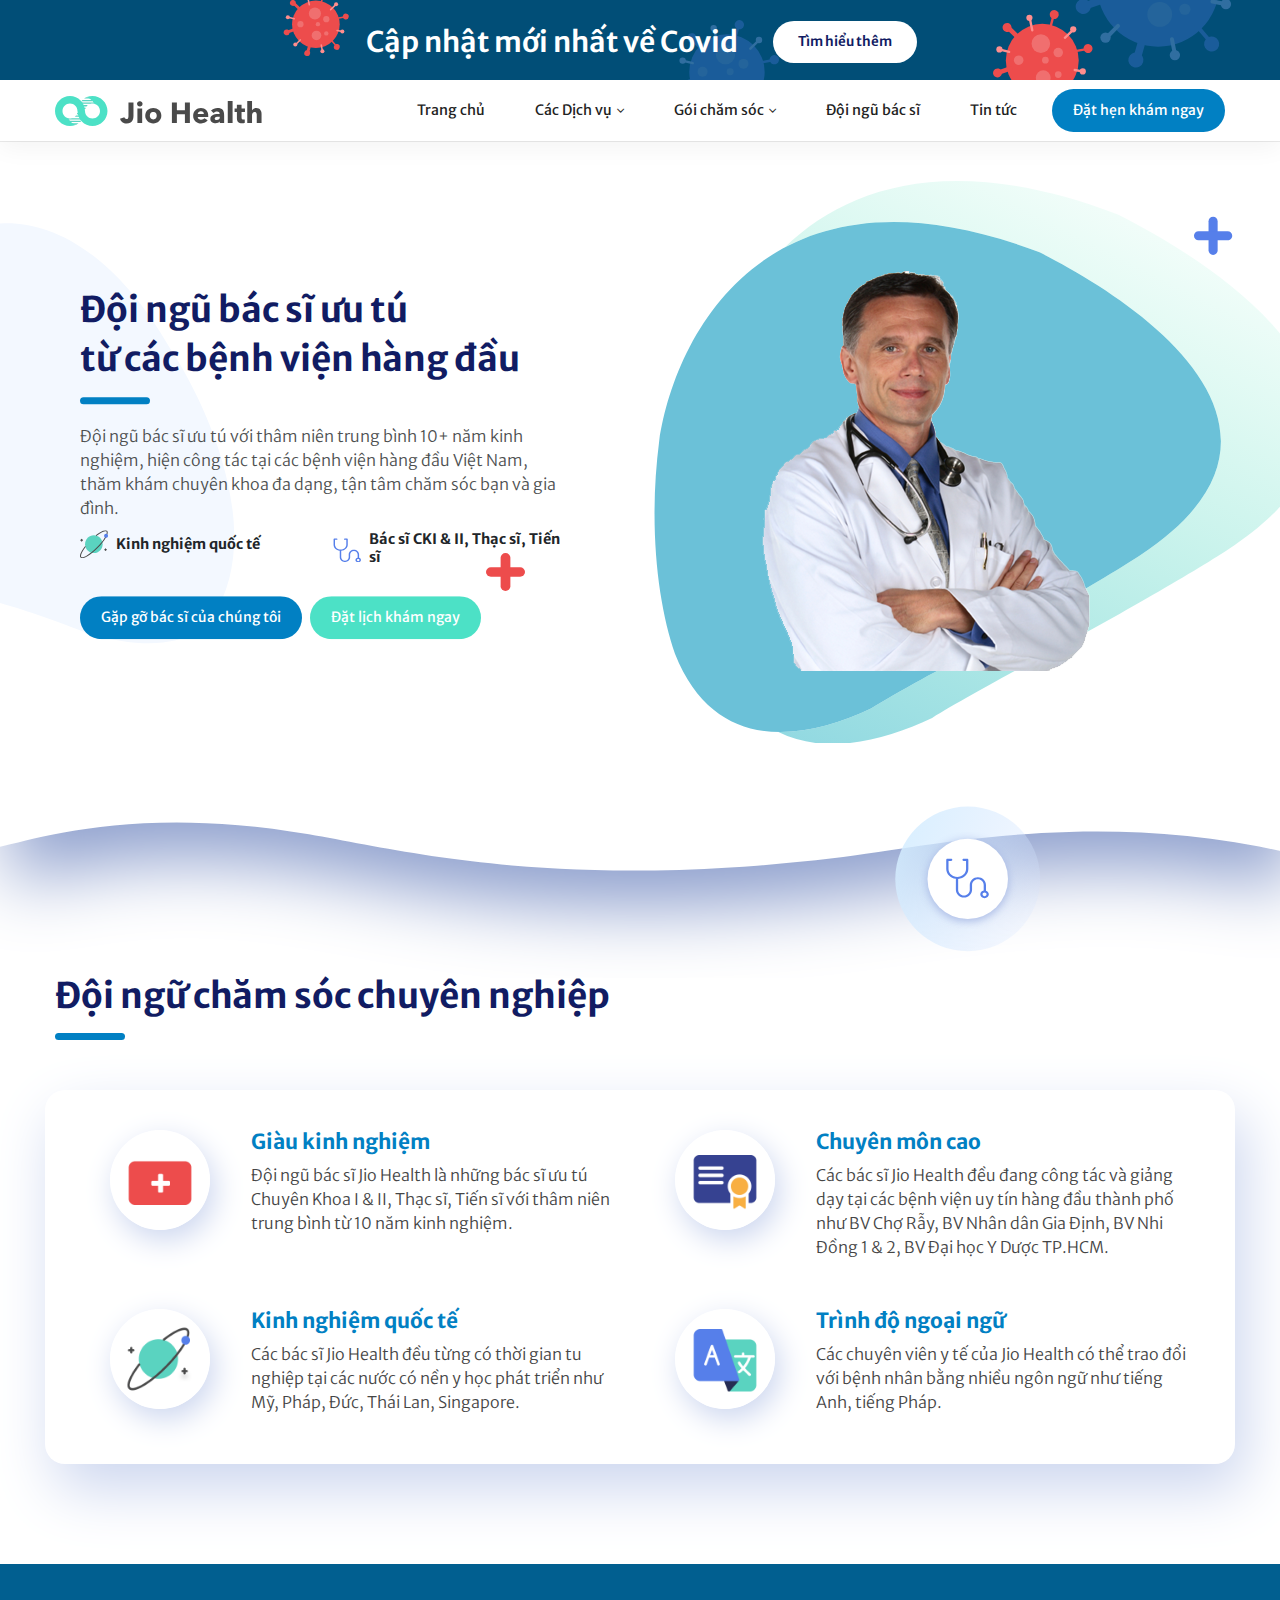
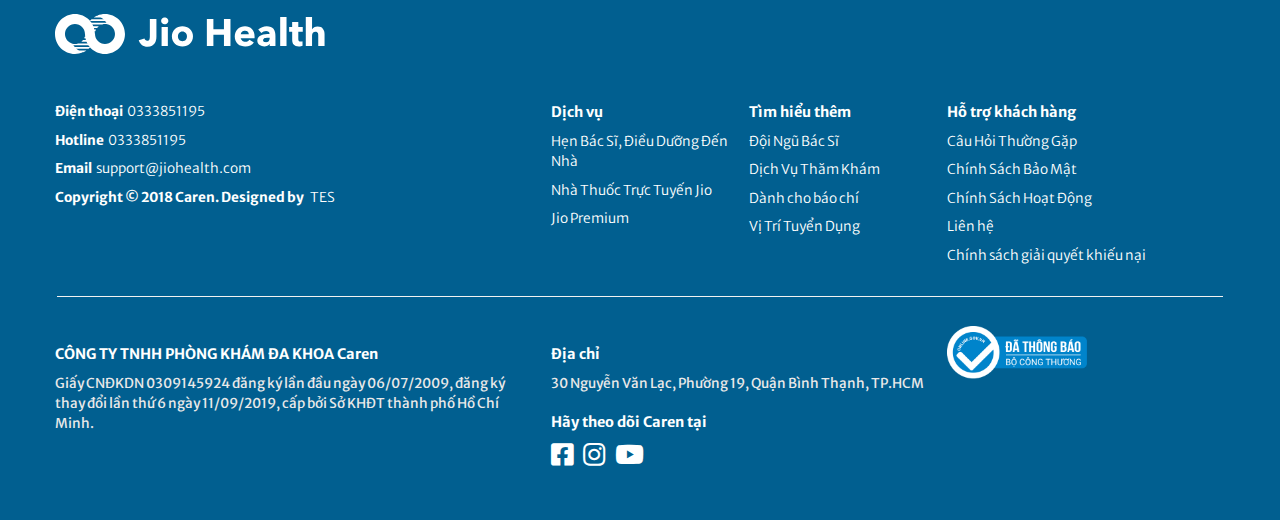
<file: doi-ngu-bac-si.html>
<!DOCTYPE html>
<html lang="en">
<head>
	<title>Caren</title>
	<meta charset="UTF-8">
	<meta http-equiv="Content-Type" content="text/html; charset=UTF-8">
	<meta http-equiv="content-language" content="vi">
	<meta http-equiv="X-UA-Compatible" content="IE=edge">
	<meta name="viewport"
	      content="width=device-width, user-scalable=no, initial-scale=1.0, maximum-scale=1.0, minimum-scale=1.0">
	<link rel="shortcut icon" type="image/png" href="./assets/images/favicon.ico"/>
	
	<link rel="stylesheet" href="./assets/plugins/bootstrap/bootstrap.min.css">
	<link rel="stylesheet" href="./assets/plugins/owlcarousel/owl.carousel.min.css">
	<link rel="stylesheet" href="./assets/plugins/swiper/swiper.min.css">
	<link rel="stylesheet" href="./assets/plugins/fancybox/jquery.fancybox.min.css">
	<link rel="stylesheet" href="./assets/plugins/animate.min.css">
	<link rel="stylesheet" href="./assets/fonts/fontawesome/css/all.min.css">
	<link rel="stylesheet" href="./assets/scss/style.css">
</head>
<body>

<header class="header">
	<div class="header-banner d-none d-lg-block">
		<div class="row">
			<div class="col-7 text-right">
				<div class="title">
					<h3>Cập nhật mới nhất về Covid</h3>
					<img class="text-decor-1" src="./assets/images/header/decor-1.svg">
					<img class="text-decor-2" src="./assets/images/header/decor-2.svg">
				</div>
			</div>
			<div class="col-5">
				<div class="link">
					<a href="single-blog.html">
						Tìm hiểu thêm
					</a>
					<img class="link-decor-1" src="./assets/images/header/decor-1.svg">
					<img class="link-decor-2" src="./assets/images/header/decor-2.svg">
				</div>
			</div>
		</div>
	</div>
	<div class="header-bottom position-relative">
		<div class="container container-full">
			<div class="row align-items-lg-center">
				<div class="col-lg-3">
					<div class="header-bottom-logo">
						<a class="d-none d-lg-block" href="index.html">
							<img src="./assets/images/logo.svg" alt="Lorem ipsum dolor sit.">
						</a>
						<div class="row">
							<div class="col-3">
								<a href="tel:0909090909">
									<img alt="phone"
									     class="d-lg-none d-block phone animated tada infinite"
									     width="22"
									     src="./assets/images/phone.svg">
								</a>
							</div>
							<div class="col-6 text-center logo">
								<a class="d-block d-lg-none" href="index.html">
									<img src="./assets/images/logo-mobile.svg" alt="Lorem ipsum dolor sit.">
								</a>
							</div>
							<div class="col-3">
								<div id="hamburger" class="hamburger">
									<span></span>
								</div>
							</div>
						</div>
					</div>
				</div>
				<div class="col-lg-9">
					<div class="header-bottom-navigation">
						<ul id="hasMenu">
							<li>
								<a href="index.html">
									<img src="./assets/images/menu/home-icon.svg" alt="">
									Trang chủ
								</a>
							</li>
							<li>
								<a href="#">
									<img src="./assets/images/menu/care-service-icon.svg" alt="">
									Các Dịch vụ
									<i class="fal fa-angle-down"></i>
								</a>
								<ul>
									<li>
										<a href="#">
											Tất cả dịch vụ
										</a>
									</li>
									<li>
										<a href="#">
											Nhi khoa
										</a>
									</li>
									<li>
										<a href="#">
											Khám sức khỏe định kì
										</a>
									</li>
									<li>
										<a href="#">
											Khám tổng quát
										</a>
									</li>
									<li>
										<a href="#">
											Điều dưỡng tại nhà
										</a>
									</li>
									<li>
										<a href="#">
											Tim mạch
										</a>
									</li>
									<li>
										<a href="#">
											Nội tiết
										</a>
									</li>
									<li>
										<a href="#">
											Thận - Tiết niệu
										</a>
									</li>
									<li>
										<a href="#">
											Chăm sóc thai sản
										</a>
									</li>
									<li>
										<a href="#">
											Chăm sóc sức khỏe thị lực
										</a>
									</li>
									<li>
										<a href="#">
											Da liễu
										</a>
									</li>
									<li>
										<a href="#">
											Tầm soát ung thu di truyền
										</a>
									</li>
									<li>
										<a href="#">
											Dị ứng - miễn dịch
										</a>
									</li>
								</ul>
							</li>
							<li>
								<a href="#">
									<img src="./assets/images/menu/health-plans-icon.svg" alt="">
									Gói chăm sóc
									<i class="fal fa-angle-down"></i>
								</a>
								<ul>
									<li>
										<a href="#">
											Caren Premium
										</a>
									</li>
									<li>
										<a href="#">
											Gói thai sản
										</a>
									</li>
									<li>
										<a href="#">
											Dành cho doanh nghiệp
										</a>
									</li>
								</ul>
							</li>
							<li>
								<a href="#">
									<img src="./assets/images/menu/doctor-icon.svg" alt="">
									Đội ngũ bác sĩ
								</a>
							</li>
							<li>
								<a href="#">
									<img src="./assets/images/menu/blog-icon.svg" alt="">
									Tin tức
								</a>
							</li>
						</ul>
						<div class="header-decor d-block d-lg-none">
							<div class="inner">
								<p class="title">
									Bạn cần chúng tôi - Caren hỗ trợ? Liên hệ ngay
								</p>
								<div class="text-center">
									<a href="#popupBooking" class="btn-style btn-light">Đặt hẹn lịch ngay</a>
								</div>
							</div>
						</div>
					</div>
				</div>
			</div>
		</div>
	</div>
	<div class="header-content d-block d-lg-none">
		<div class="title">Ưu đãi 200.000đ cho lần khám đầu tiên.</div>
		<a href="#popupBooking" data-toggle="modal">Đặt hẹn khám ngay</a>
		<img src="./assets/images/menu/header-plus.svg" alt="">
	</div>
	<div class="header-overlay"></div>
</header>

<div id="main">
	<div class="page-doctors">
		<div class="block-intro">
			<div class="decor-1">
				<img src="./assets/images/decor/decor-doctor-1.svg" alt="">
			</div>
			<div class="decor-2">
				<img src="./assets/images/decor/decor-doctor-2.svg" alt="">
			</div>
			<div class="main">
				<div class="_content">
					<h3 class="title">Đội ngũ bác sĩ ưu tú <br>từ các bệnh viện hàng đầu</h3>
					<p class="desc">
						Đội ngũ bác sĩ ưu tú với thâm niên trung bình 10+ năm kinh nghiệm, hiện công tác tại các
						bệnh
						viện hàng đầu Việt Nam, thăm khám chuyên khoa đa dạng, tận tâm chăm sóc bạn và gia đình.
					</p>
					<ul class="list">
						<li>
							<div class="_icon">
								<img src="./assets/images/international-icon.svg">
								<h5>
									Kinh nghiệm quốc tế
								</h5>
							</div>
						</li>
						<li>
							<div class="_icon">
								<img src="./assets/images/stethoscope-icon.svg">
								<h5>
									Bác sĩ CKI & II, Thạc sĩ, Tiến sĩ
								</h5>
							</div>
						</li>
					</ul>
					<div class="link">
						<a href="javascript:;" id="changeLink" class="btn-style btn-blue">
							Gặp gỡ bác sĩ của chúng tôi
						</a>
						
						<a href="#popupBooking" data-toggle="modal" class="btn-style btn-green">
							Đặt lịch khám ngay
						</a>
					</div>
				</div>
			</div>
			<div class="slide">
				<div id="slide-Doctor" class="owl-carousel">
					<div class="slide-item" data-link="bacsi01.html">
						<a href="javascript:void(0)">
							<img src="./assets/images/doctor-avatar.png" alt="">
						</a>
					</div>
					<div class="slide-item" data-link="bacsi02.html">
						<a href="javascript:void(0)">
							<img src="./assets/images/doctor-avatar-2.png" alt="">
						</a>
					</div>
				</div>
			</div>
			<div class="bg">
				<img src="./assets/images/decor/decor-doctor-bg.svg" alt="">
			</div>
		</div>
		<div class="block-professional">
			<div class="professional-wave">
				<img src="./assets/images/doctors/doctors-decor.svg">
			</div>
			<div class="container container-full">
				<div class="row">
					<div class="col-12">
						<div class="_content">
							<h3 class="title">
								Đội ngữ chăm sóc chuyên nghiệp
							</h3>
						</div>
					</div>
					<div class="professional-main">
						<div class="row">
							<div class="col-6">
								<div class="item">
									<div class="media">
										<div class="media-header mr-3">
											<img src="./assets/images/doctors/experience.png">
										</div>
										<div class="media-body">
											<h5 class="mt-0">
												Giàu kinh nghiệm
											</h5>
											<p>
												Đội ngũ bác sĩ Jio Health là những bác sĩ ưu tú Chuyên Khoa I & II, Thạc
												sĩ, Tiến sĩ với thâm niên trung bình từ 10 năm kinh nghiệm.
											</p>
										</div>
									</div>
								</div>
							</div>
							<div class="col-6">
								<div class="item">
									<div class="media">
										<div class="media-header mr-3">
											<img src="./assets/images/doctors/distinguished.png">
										</div>
										<div class="media-body">
											<h5 class="mt-0">
												Chuyên môn cao
											</h5>
											<p>
												Các bác sĩ Jio Health đều đang công tác và giảng dạy tại các bệnh viện
												uy tín hàng đầu thành phố như BV Chợ Rẫy, BV Nhân dân Gia Định, BV Nhi
												Đồng 1 & 2, BV Đại học Y Dược TP.HCM.
											</p>
										</div>
									</div>
								</div>
							</div>
							<div class="col-6">
								<div class="item">
									<div class="media">
										<div class="media-header mr-3">
											<img src="./assets/images/doctors/international.png">
										</div>
										<div class="media-body">
											<h5 class="mt-0">
												Kinh nghiệm quốc tế
											</h5>
											<p>
												Các bác sĩ Jio Health đều từng có thời gian tu nghiệp tại các nước có
												nền
												y học phát triển như Mỹ, Pháp, Đức, Thái Lan, Singapore.
											</p>
										</div>
									</div>
								</div>
							</div>
							<div class="col-6">
								<div class="item">
									<div class="media">
										<div class="media-header mr-3">
											<img src="./assets/images/doctors/multilingual.png">
										</div>
										<div class="media-body">
											<h5 class="mt-0">
												Trình độ ngoại ngữ
											</h5>
											<p>
												Các chuyên viên y tế của Jio Health có thể trao đổi với bệnh nhân bằng
												nhiều ngôn ngữ như tiếng Anh, tiếng Pháp.
											</p>
										</div>
									</div>
								</div>
							</div>
						</div>
					</div>
				</div>
			</div>
		</div>
	</div>
</div>
<footer class="footer">
	<div class="container container-full">
		<div class="row footer-logo">
			<div class="col-lg-12">
				<a href="index.html">
					<img src="./assets/images/logo-white.svg" alt="">
				</a>
			</div>
		</div>
		<div class="row footer-top">
			<div class="col-lg-5 col-md-6 order-4 order-lg-1 d-none d-lg-block">
				<div class="footer-list">
					<ul>
						<li>
							<span>Điện thoại</span><a href="tel:0333851195">0333851195</a>
						</li>
						<li>
							<span>Hotline</span><a href="tel:0333851195">0333851195</a>
						</li>
						<li>
							<span>Email</span><a href="tel:0333851195">support@jiohealth.com</a>
						</li>
						<li>
							<span>Copyright © 2018 Caren. Designed by </span><a
								href="https://facebook.com/thtan0407">TES</a>
						</li>
					</ul>
				</div>
			</div>
			<div class="col-lg-2 col-md-6 order-1 order-lg-2">
				<p class="title">Dịch vụ</p>
				<div class="footer-list">
					<ul>
						<li>
							<a href="">Hẹn Bác Sĩ, Điều Dưỡng Đến Nhà</a>
						</li>
						<li>
							<a href="">Nhà Thuốc Trực Tuyến Jio</a>
						</li>
						<li>
							<a href="">Jio Premium</a>
						</li>
					</ul>
				</div>
			</div>
			<div class="col-lg-2 col-md-6 order-2 order-lg-3">
				<p class="title">Tìm hiểu thêm</p>
				<div class="footer-list">
					<ul>
						<li>
							<a href="">Đội Ngũ Bác Sĩ</a>
						</li>
						<li>
							<a href="">Dịch Vụ Thăm Khám</a>
						</li>
						<li>
							<a href="">Dành cho báo chí</a>
						</li>
						<li>
							<a href="">Vị Trí Tuyển Dụng</a>
						</li>
					</ul>
				</div>
			</div>
			<div class="col-lg-3 col-md-6 order-3 order-lg-4">
				<p class="title">Hỗ trợ khách hàng</p>
				<div class="footer-list">
					<ul>
						<li>
							<a href="">Câu Hỏi Thường Gặp</a>
						</li>
						<li>
							<a href="">Chính Sách Bảo Mật</a>
						</li>
						<li>
							<a href="">Chính Sách Hoạt Động</a>
						</li>
						<li>
							<a href="">Liên hệ</a>
						</li>
						<li>
							<a href="">Chính sách giải quyết khiếu nại</a>
						</li>
					</ul>
				</div>
			</div>
		</div>
		<div class="row footer-bottom">
			<div class="col-md-5">
				<p class="title">CÔNG TY TNHH PHÒNG KHÁM ĐA KHOA Caren</p>
				<p class="desc">
					Giấy CNĐKDN 0309145924 đăng ký lần đầu ngày 06/07/2009, đăng ký thay đổi lần thứ 6 ngày 11/09/2019,
					cấp bởi Sở KHĐT thành phố Hồ Chí Minh.
				</p>
			</div>
			<div class="col-md-4">
				<p class="title">
					Địa chỉ
				</p>
				<p class="desc">
					30 Nguyễn Văn Lạc, Phường 19, Quận Bình Thạnh, TP.HCM
				</p>
				<p class="title">
					Hãy theo dõi Caren tại
				</p>
				<div class="footer-social">
					<ul>
						<li>
							<a href="">
								<i class="fab fa-facebook-square"></i>
							</a>
						</li>
						<li>
							<a href="">
								<i class="fab fa-instagram"></i>
							</a>
						</li>
						<li>
							<a href="">
								<i class="fab fa-youtube"></i>
							</a>
						</li>
					</ul>
				</div>
			</div>
			<div class="col-md-3">
				<div class="footer-register">
					<a href="">
						<img src="./assets/images/dathongbao.png" alt="">
					</a>
				</div>
			</div>
		</div>
	</div>
</footer>

<script type="text/javascript" src="./assets/plugins/jquery.min.js"></script>
<script type="text/javascript" src="./assets/plugins/bootstrap/popper.min.js"></script>
<script type="text/javascript" src="./assets/plugins/bootstrap/bootstrap.min.js"></script>
<script type="text/javascript" src="./assets/plugins/owlcarousel/owl.carousel.min.js"></script>
<script type="text/javascript" src="./assets/plugins/swiper/swiper.min.js"></script>
<script type="text/javascript" src="./assets/plugins/fancybox/jquery.fancybox.min.js"></script>
<script type="text/javascript" src="./assets/plugins/theme-script.js"></script>

<div id="fb-root"></div>
<script async defer crossorigin="anonymous" src="https://connect.facebook.net/vi_VN/sdk.js#xfbml=1&version=v9.0"
        nonce="3VofOiyE"></script>

<a href="javascript:void(0)" id="return-to-top" style="display: none;">
	<i class="far fa-long-arrow-alt-up"></i>
</a>

</body>
</html>
</file>
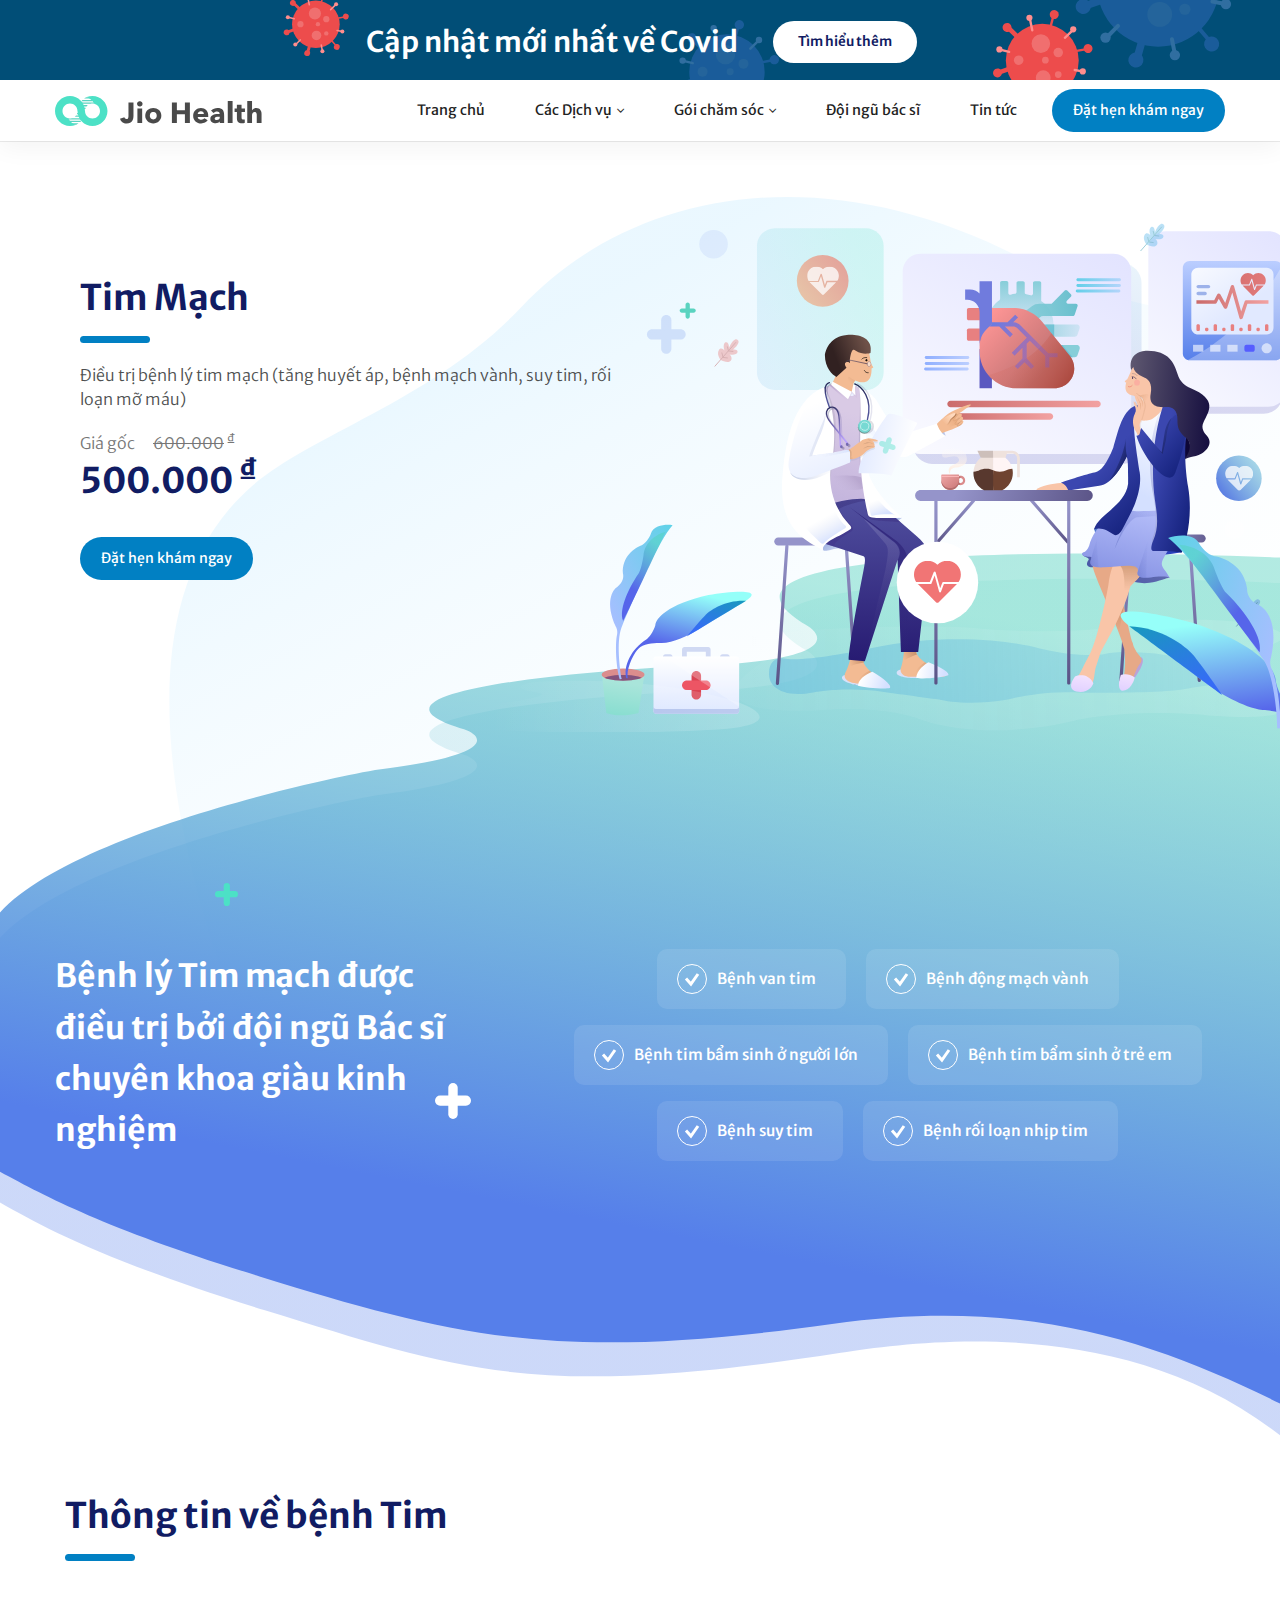
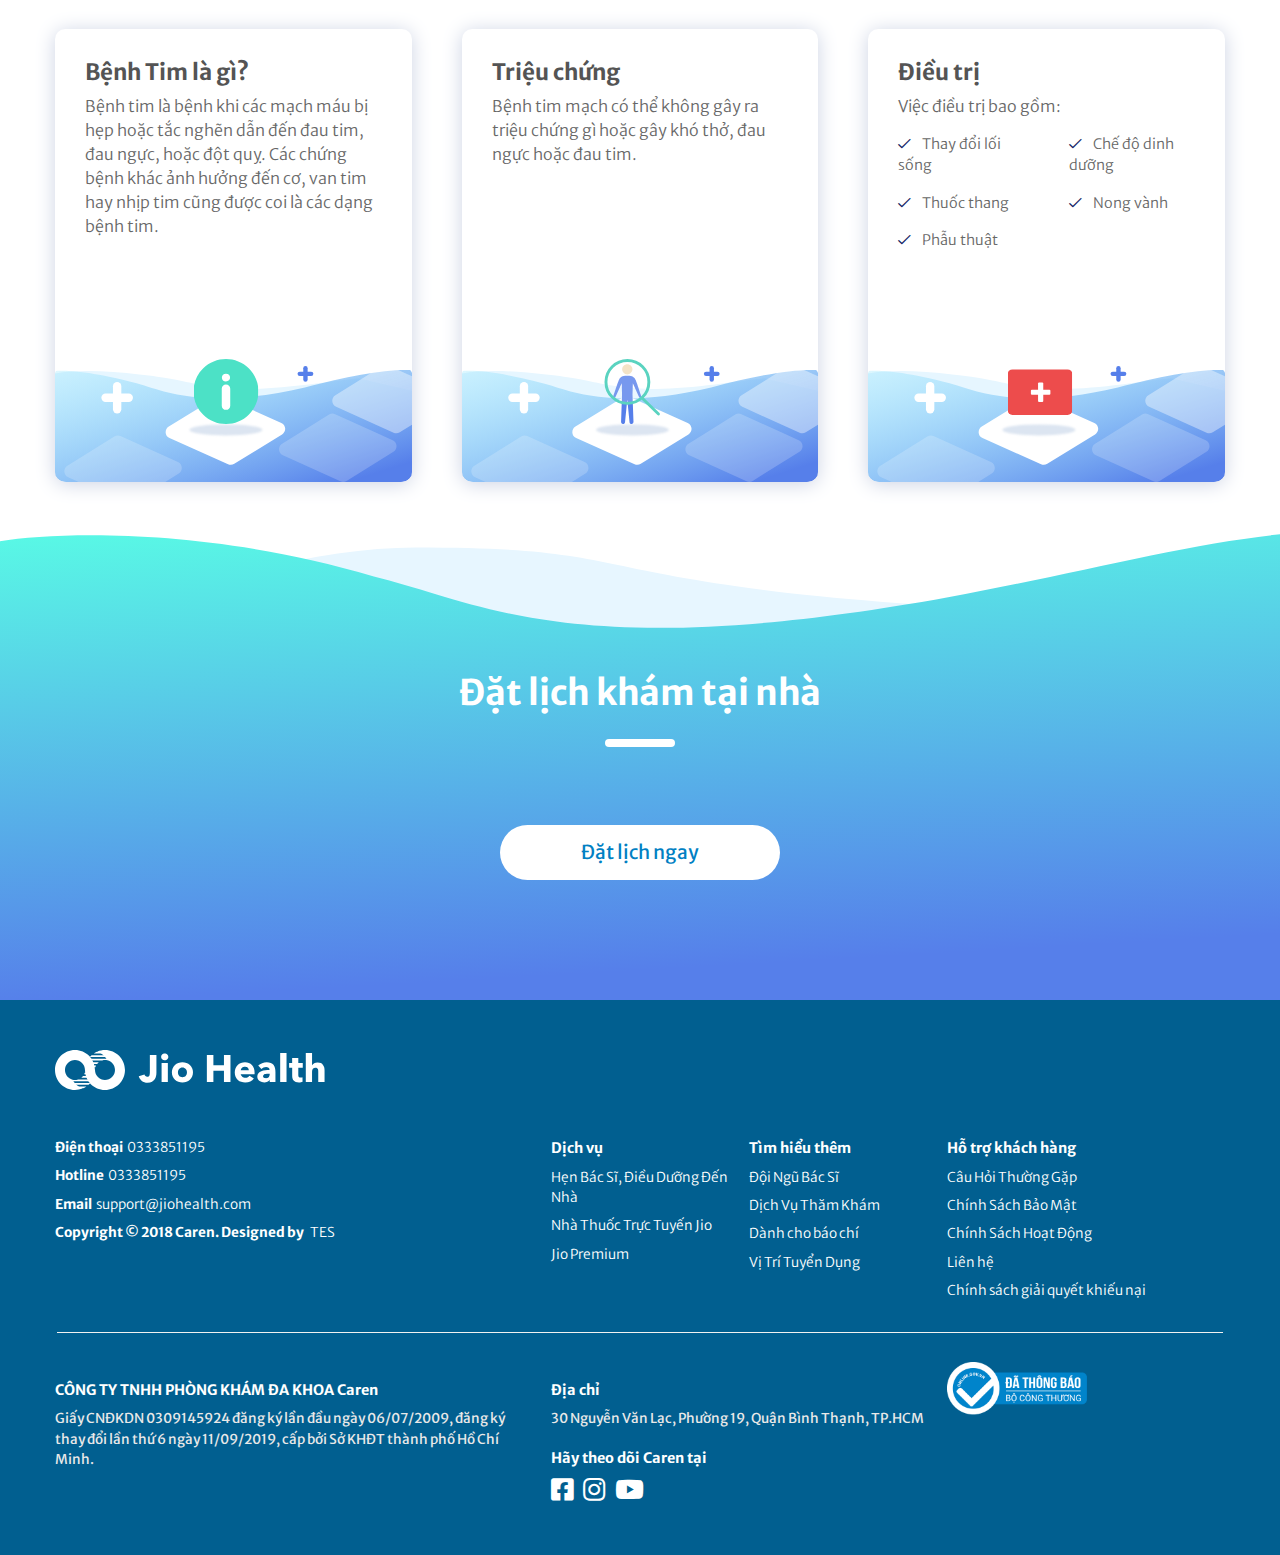
<file: service.html>
<!DOCTYPE html>
<html lang="en">
<head>
	<title>Caren</title>
	<meta charset="UTF-8">
	<meta http-equiv="Content-Type" content="text/html; charset=UTF-8">
	<meta http-equiv="content-language" content="vi">
	<meta http-equiv="X-UA-Compatible" content="IE=edge">
	<meta name="viewport"
	      content="width=device-width, user-scalable=no, initial-scale=1.0, maximum-scale=1.0, minimum-scale=1.0">
	<link rel="shortcut icon" type="image/png" href="./assets/images/favicon.ico"/>
	
	<link rel="stylesheet" href="./assets/plugins/bootstrap/bootstrap.min.css">
	<link rel="stylesheet" href="./assets/plugins/owlcarousel/owl.carousel.min.css">
	<link rel="stylesheet" href="./assets/plugins/swiper/swiper.min.css">
	<link rel="stylesheet" href="./assets/plugins/fancybox/jquery.fancybox.min.css">
	<link rel="stylesheet" href="./assets/plugins/animate.min.css">
	<link rel="stylesheet" href="./assets/fonts/fontawesome/css/all.min.css">
	<link rel="stylesheet" href="./assets/scss/style.css">
</head>
<body>

<header class="header">
	<div class="header-banner d-none d-lg-block">
		<div class="row">
			<div class="col-7 text-right">
				<div class="title">
					<h3>Cập nhật mới nhất về Covid</h3>
					<img class="text-decor-1" src="./assets/images/header/decor-1.svg">
					<img class="text-decor-2" src="./assets/images/header/decor-2.svg">
				</div>
			</div>
			<div class="col-5">
				<div class="link">
					<a href="single-blog.html">
						Tìm hiểu thêm
					</a>
					<img class="link-decor-1" src="./assets/images/header/decor-1.svg">
					<img class="link-decor-2" src="./assets/images/header/decor-2.svg">
				</div>
			</div>
		</div>
	</div>
	<div class="header-bottom position-relative">
		<div class="container container-full">
			<div class="row align-items-lg-center">
				<div class="col-lg-3">
					<div class="header-bottom-logo">
						<a class="d-none d-lg-block" href="index.html">
							<img src="./assets/images/logo.svg" alt="Lorem ipsum dolor sit.">
						</a>
						<div class="row">
							<div class="col-3">
								<a href="tel:0909090909">
									<img alt="phone"
									     class="d-lg-none d-block phone animated tada infinite"
									     width="22"
									     src="./assets/images/phone.svg">
								</a>
							</div>
							<div class="col-6 text-center logo">
								<a class="d-block d-lg-none" href="index.html">
									<img src="./assets/images/logo-mobile.svg" alt="Lorem ipsum dolor sit.">
								</a>
							</div>
							<div class="col-3">
								<div id="hamburger" class="hamburger">
									<span></span>
								</div>
							</div>
						</div>
					</div>
				</div>
				<div class="col-lg-9">
					<div class="header-bottom-navigation">
						<ul id="hasMenu">
							<li>
								<a href="index.html">
									<img src="./assets/images/menu/home-icon.svg" alt="">
									Trang chủ
								</a>
							</li>
							<li>
								<a href="#">
									<img src="./assets/images/menu/care-service-icon.svg" alt="">
									Các Dịch vụ
									<i class="fal fa-angle-down"></i>
								</a>
								<ul>
									<li>
										<a href="#">
											Tất cả dịch vụ
										</a>
									</li>
									<li>
										<a href="#">
											Nhi khoa
										</a>
									</li>
									<li>
										<a href="#">
											Khám sức khỏe định kì
										</a>
									</li>
									<li>
										<a href="#">
											Khám tổng quát
										</a>
									</li>
									<li>
										<a href="#">
											Điều dưỡng tại nhà
										</a>
									</li>
									<li>
										<a href="#">
											Tim mạch
										</a>
									</li>
									<li>
										<a href="#">
											Nội tiết
										</a>
									</li>
									<li>
										<a href="#">
											Thận - Tiết niệu
										</a>
									</li>
									<li>
										<a href="#">
											Chăm sóc thai sản
										</a>
									</li>
									<li>
										<a href="#">
											Chăm sóc sức khỏe thị lực
										</a>
									</li>
									<li>
										<a href="#">
											Da liễu
										</a>
									</li>
									<li>
										<a href="#">
											Tầm soát ung thu di truyền
										</a>
									</li>
									<li>
										<a href="#">
											Dị ứng - miễn dịch
										</a>
									</li>
								</ul>
							</li>
							<li>
								<a href="#">
									<img src="./assets/images/menu/health-plans-icon.svg" alt="">
									Gói chăm sóc
									<i class="fal fa-angle-down"></i>
								</a>
								<ul>
									<li>
										<a href="#">
											Caren Premium
										</a>
									</li>
									<li>
										<a href="#">
											Gói thai sản
										</a>
									</li>
									<li>
										<a href="#">
											Dành cho doanh nghiệp
										</a>
									</li>
								</ul>
							</li>
							<li>
								<a href="#">
									<img src="./assets/images/menu/doctor-icon.svg" alt="">
									Đội ngũ bác sĩ
								</a>
							</li>
							<li>
								<a href="#">
									<img src="./assets/images/menu/blog-icon.svg" alt="">
									Tin tức
								</a>
							</li>
						</ul>
						<div class="header-decor d-block d-lg-none">
							<div class="inner">
								<p class="title">
									Bạn cần chúng tôi - Caren hỗ trợ? Liên hệ ngay
								</p>
								<div class="text-center">
									<a href="#popupBooking" class="btn-style btn-light">Đặt hẹn lịch ngay</a>
								</div>
							</div>
						</div>
					</div>
				</div>
			</div>
		</div>
	</div>
	<div class="header-content d-block d-lg-none">
		<div class="title">Ưu đãi 200.000đ cho lần khám đầu tiên.</div>
		<a href="#popupBooking" data-toggle="modal">Đặt hẹn khám ngay</a>
		<img src="./assets/images/menu/header-plus.svg" alt="">
	</div>
	<div class="header-overlay"></div>
</header>

<div id="main">
	<div class="page-service">
		<div class="service-background"
		     style="background-image: url('./assets/images/service/service-background.svg')"></div>
		<div class="service-content">
			<div class="main">
				<div class="_content">
					<h3 class="title">
						Tim Mạch
					</h3>
					<p class="desc">
						Điều trị bệnh lý tim mạch (tăng huyết áp, bệnh mạch vành, suy tim, rối loạn mỡ máu)
					</p>
					<div class="price">
						<p class="price-old">
							Giá gốc <span>600.000</span> <sup>₫</sup>
						</p>
						<p class="price-new">
							500.000 <sup>₫</sup>
						</p>
					</div>
					<div class="link">
						<a href="#popupBooking" class="btn-style btn-blue">
							Đặt hẹn khám ngay
						</a>
					</div>
				</div>
			</div>
			<div class="image">
				<img src="./assets/images/service/service-banner.svg">
			</div>
		</div>
		<div class="service-box">
			<div class="container container-full">
				<div class="row">
					<div class="col-md-6 col-lg-5 box-content">
						<div class="decor-1">
							<img src="./assets/images/service/teal-plus-icon.svg">
						</div>
						<div class="decor-2">
							<img src="./assets/images/service/white-plus-icon.svg"></div>
						<div class="title">
							Bệnh lý Tim mạch được điều trị bởi đội ngũ Bác sĩ chuyên khoa giàu kinh nghiệm
						</div>
					</div>
					<div class="col-md-6 col-lg-7 box-list">
						<div class="row justify-content-center row-5">
							<div class="col-12 col-md-auto">
								<div class="item">
									<img src="./assets/images/service/check-white-icon.svg">
									<h3>Bệnh van tim</h3>
								</div>
							</div>
							<div class="col-12 col-md-auto">
								<div class="item">
									<img src="./assets/images/service/check-white-icon.svg">
									<h3>Bệnh động mạch vành</h3>
								</div>
							</div>
							<div class="col-12 col-md-auto">
								<div class="item">
									<img src="./assets/images/service/check-white-icon.svg">
									<h3>Bệnh tim bẩm sinh ở người lớn</h3>
								</div>
							</div>
							<div class="col-12 col-md-auto">
								<div class="item">
									<img src="./assets/images/service/check-white-icon.svg">
									<h3>Bệnh tim bẩm sinh ở trẻ em</h3>
								</div>
							</div>
							<div class="col-12 col-md-auto">
								<div class="item">
									<img src="./assets/images/service/check-white-icon.svg">
									<h3>Bệnh suy tim</h3>
								</div>
							</div>
							<div class="col-12 col-md-auto">
								<div class="item">
									<img src="./assets/images/service/check-white-icon.svg">
									<h3>Bệnh rối loạn nhịp tim</h3>
								</div>
							</div>
						</div>
					</div>
				</div>
			</div>
		</div>
		<div class="service-info">
			<div class="container container-full">
				<div class="row service-margin">
					<div class="col-12">
						<div class="main">
							<div class="_content">
								<h3 class="title">
									Thông tin về bệnh Tim
								</h3>
							</div>
						</div>
					</div>
					<div class="col-12">
						<div class="row mt-5">
							<div class="col-md-4">
								<div class="item"
								     style="background-image: url('./assets/images/service/background-footer.svg')">
									<h5>Bệnh Tim là gì?</h5>
									<p>
										Bệnh tim là bệnh khi các mạch máu bị hẹp hoặc tắc nghẽn dẫn đến đau tim, đau
										ngực, hoặc
										đột quỵ. Các chứng bệnh khác ảnh hưởng đến cơ, van tim hay nhịp tim cũng được
										coi là các
										dạng bệnh tim.
									</p>
									<div class="icon">
										<img src="./assets/images/service/info-icon.svg">
									</div>
								</div>
							</div>
							<div class="col-md-4">
								<div class="item"
								     style="background-image: url('./assets/images/service/background-footer.svg')">
									<h5>Triệu chứng</h5>
									<p>
										Bệnh tim mạch có thể không gây ra triệu chứng gì hoặc gây khó thở, đau ngực hoặc
										đau tim.
									
									
									</p>
									<div class="icon">
										<img src="./assets/images/service/symptoms-icon.svg">
									</div>
								</div>
							</div>
							<div class="col-md-4">
								<div class="item"
								     style="background-image: url('./assets/images/service/background-footer.svg')">
									<h5>Điều trị</h5>
									<p>
										Việc điều trị bao gồm:
									</p>
									<ul>
										<li>
											<i class="fal fa-check"></i>
											Thay đổi lối sống
										</li>
										<li>
											<i class="fal fa-check"></i>
											Chế độ dinh dưỡng
										</li>
										<li>
											<i class="fal fa-check"></i>
											Thuốc thang
										</li>
										<li>
											<i class="fal fa-check"></i>
											Nong vành
										</li>
										<li>
											<i class="fal fa-check"></i>
											Phẫu thuật
										</li>
									</ul>
									<div class="icon">
										<img src="./assets/images/service/treatment-icon.svg">
									</div>
								</div>
							</div>
						</div>
					</div>
				</div>
			</div>
		</div>
		<div class="service-footer"
		     style="background-image: url('./assets/images/service/service-footer.svg')">
			<div class="container container-full">
				<div class="row">
					<div class="col-12 pt-3 text-center">
						<div class="_content">
							<div class="title-white">
								Đặt lịch khám tại nhà
							</div>
						</div>
					</div>
					<div class="col-12 mt-5 text-center">
						<a href="#popupBooking" class="btn-style btn-light">
							Đặt lịch ngay
						</a>
					</div>
				</div>
			</div>
		</div>
	</div>
</div>
<footer class="footer">
	<div class="container container-full">
		<div class="row footer-logo">
			<div class="col-lg-12">
				<a href="index.html">
					<img src="./assets/images/logo-white.svg" alt="">
				</a>
			</div>
		</div>
		<div class="row footer-top">
			<div class="col-lg-5 col-md-6 order-4 order-lg-1 d-none d-lg-block">
				<div class="footer-list">
					<ul>
						<li>
							<span>Điện thoại</span><a href="tel:0333851195">0333851195</a>
						</li>
						<li>
							<span>Hotline</span><a href="tel:0333851195">0333851195</a>
						</li>
						<li>
							<span>Email</span><a href="tel:0333851195">support@jiohealth.com</a>
						</li>
						<li>
							<span>Copyright © 2018 Caren. Designed by </span><a
								href="https://facebook.com/thtan0407">TES</a>
						</li>
					</ul>
				</div>
			</div>
			<div class="col-lg-2 col-md-6 order-1 order-lg-2">
				<p class="title">Dịch vụ</p>
				<div class="footer-list">
					<ul>
						<li>
							<a href="">Hẹn Bác Sĩ, Điều Dưỡng Đến Nhà</a>
						</li>
						<li>
							<a href="">Nhà Thuốc Trực Tuyến Jio</a>
						</li>
						<li>
							<a href="">Jio Premium</a>
						</li>
					</ul>
				</div>
			</div>
			<div class="col-lg-2 col-md-6 order-2 order-lg-3">
				<p class="title">Tìm hiểu thêm</p>
				<div class="footer-list">
					<ul>
						<li>
							<a href="">Đội Ngũ Bác Sĩ</a>
						</li>
						<li>
							<a href="">Dịch Vụ Thăm Khám</a>
						</li>
						<li>
							<a href="">Dành cho báo chí</a>
						</li>
						<li>
							<a href="">Vị Trí Tuyển Dụng</a>
						</li>
					</ul>
				</div>
			</div>
			<div class="col-lg-3 col-md-6 order-3 order-lg-4">
				<p class="title">Hỗ trợ khách hàng</p>
				<div class="footer-list">
					<ul>
						<li>
							<a href="">Câu Hỏi Thường Gặp</a>
						</li>
						<li>
							<a href="">Chính Sách Bảo Mật</a>
						</li>
						<li>
							<a href="">Chính Sách Hoạt Động</a>
						</li>
						<li>
							<a href="">Liên hệ</a>
						</li>
						<li>
							<a href="">Chính sách giải quyết khiếu nại</a>
						</li>
					</ul>
				</div>
			</div>
		</div>
		<div class="row footer-bottom">
			<div class="col-md-5">
				<p class="title">CÔNG TY TNHH PHÒNG KHÁM ĐA KHOA Caren</p>
				<p class="desc">
					Giấy CNĐKDN 0309145924 đăng ký lần đầu ngày 06/07/2009, đăng ký thay đổi lần thứ 6 ngày 11/09/2019,
					cấp bởi Sở KHĐT thành phố Hồ Chí Minh.
				</p>
			</div>
			<div class="col-md-4">
				<p class="title">
					Địa chỉ
				</p>
				<p class="desc">
					30 Nguyễn Văn Lạc, Phường 19, Quận Bình Thạnh, TP.HCM
				</p>
				<p class="title">
					Hãy theo dõi Caren tại
				</p>
				<div class="footer-social">
					<ul>
						<li>
							<a href="">
								<i class="fab fa-facebook-square"></i>
							</a>
						</li>
						<li>
							<a href="">
								<i class="fab fa-instagram"></i>
							</a>
						</li>
						<li>
							<a href="">
								<i class="fab fa-youtube"></i>
							</a>
						</li>
					</ul>
				</div>
			</div>
			<div class="col-md-3">
				<div class="footer-register">
					<a href="">
						<img src="./assets/images/dathongbao.png" alt="">
					</a>
				</div>
			</div>
		</div>
	</div>
</footer>

<script type="text/javascript" src="./assets/plugins/jquery.min.js"></script>
<script type="text/javascript" src="./assets/plugins/bootstrap/popper.min.js"></script>
<script type="text/javascript" src="./assets/plugins/bootstrap/bootstrap.min.js"></script>
<script type="text/javascript" src="./assets/plugins/owlcarousel/owl.carousel.min.js"></script>
<script type="text/javascript" src="./assets/plugins/swiper/swiper.min.js"></script>
<script type="text/javascript" src="./assets/plugins/fancybox/jquery.fancybox.min.js"></script>
<script type="text/javascript" src="./assets/plugins/theme-script.js"></script>

<div id="fb-root"></div>
<script async defer crossorigin="anonymous" src="https://connect.facebook.net/vi_VN/sdk.js#xfbml=1&version=v9.0"
        nonce="3VofOiyE"></script>

<a href="javascript:void(0)" id="return-to-top" style="display: none;">
	<i class="far fa-long-arrow-alt-up"></i>
</a>

</body>
</html>
</file>
<file: assets/scss/style.css>
@import url("https://fonts.googleapis.com/css2?family=Merriweather+Sans:wght@300;400;600;700&display=swap");
@media (min-width: 1200px) {
  .container.container-full {
    max-width: 1200px;
  }
}
.row {
  margin-left: -5px;
  margin-right: -5px;
}
.row > [class*=col] {
  padding-left: 5px;
  padding-right: 5px;
}

.row {
  margin-left: -10px;
  margin-right: -10px;
}
.row > [class*=col] {
  padding-left: 10px;
  padding-right: 10px;
}

.fw-300 {
  font-weight: 300;
}

.fw-400 {
  font-weight: 400;
}

.fw-500 {
  font-weight: 500;
}

.fw-600 {
  font-weight: 600;
}

.fw-700 {
  font-weight: 700;
}

.fw-800 {
  font-weight: 800;
}

.fw-900 {
  font-weight: 900;
}

.p-10 {
  padding: 10px;
}

.p-15 {
  padding: 15px;
}

.p-20 {
  padding: 20px;
}

.p-25 {
  padding: 25px;
}

.p-30 {
  padding: 30px;
}

.p-35 {
  padding: 35px;
}

.p-40 {
  padding: 40px;
}

.p-45 {
  padding: 45px;
}

.p-50 {
  padding: 50px;
}

@media (min-width: 576px) {
  .p-sm-10 {
    padding: 10px;
  }

  .p-sm-15 {
    padding: 15px;
  }

  .p-sm-20 {
    padding: 20px;
  }

  .p-sm-25 {
    padding: 25px;
  }

  .p-sm-30 {
    padding: 30px;
  }

  .p-sm-35 {
    padding: 35px;
  }

  .p-sm-40 {
    padding: 40px;
  }

  .p-sm-45 {
    padding: 45px;
  }

  .p-sm-50 {
    padding: 50px;
  }
}
@media (min-width: 768px) {
  .p-md-10 {
    padding: 10px;
  }

  .p-md-15 {
    padding: 15px;
  }

  .p-md-20 {
    padding: 20px;
  }

  .p-md-25 {
    padding: 25px;
  }

  .p-md-30 {
    padding: 30px;
  }

  .p-md-35 {
    padding: 35px;
  }

  .p-md-40 {
    padding: 40px;
  }

  .p-md-45 {
    padding: 45px;
  }

  .p-md-50 {
    padding: 50px;
  }
}
@media (min-width: 992px) {
  .p-lg-10 {
    padding: 10px;
  }

  .p-lg-15 {
    padding: 15px;
  }

  .p-lg-20 {
    padding: 20px;
  }

  .p-lg-25 {
    padding: 25px;
  }

  .p-lg-30 {
    padding: 30px;
  }

  .p-lg-35 {
    padding: 35px;
  }

  .p-lg-40 {
    padding: 40px;
  }

  .p-lg-45 {
    padding: 45px;
  }

  .p-lg-50 {
    padding: 50px;
  }
}
.pt-10,
.py-10 {
  padding-top: 10px;
}

.pt-15,
.py-15 {
  padding-top: 15px;
}

.pt-20,
.py-20 {
  padding-top: 20px;
}

.pt-25,
.py-25 {
  padding-top: 25px;
}

.pt-30,
.py-30 {
  padding-top: 30px;
}

.pt-35,
.py-35 {
  padding-top: 35px;
}

.pt-40,
.py-40 {
  padding-top: 40px;
}

.pt-45,
.py-45 {
  padding-top: 45px;
}

.pt-50,
.py-50 {
  padding-top: 50px;
}

@media (min-width: 576px) {
  .pt-sm-10,
.py-sm-10 {
    padding-top: 10px;
  }

  .pt-sm-15,
.py-sm-15 {
    padding-top: 15px;
  }

  .pt-sm-20,
.py-sm-20 {
    padding-top: 20px;
  }

  .pt-sm-25,
.py-sm-25 {
    padding-top: 25px;
  }

  .pt-sm-30,
.py-sm-30 {
    padding-top: 30px;
  }

  .pt-sm-35,
.py-sm-35 {
    padding-top: 35px;
  }

  .pt-sm-40,
.py-sm-40 {
    padding-top: 40px;
  }

  .pt-sm-45,
.py-sm-45 {
    padding-top: 45px;
  }

  .pt-sm-50,
.py-sm-50 {
    padding-top: 50px;
  }
}
@media (min-width: 768px) {
  .pt-md-10,
.py-md-10 {
    padding-top: 10px;
  }

  .pt-md-15,
.py-md-15 {
    padding-top: 15px;
  }

  .pt-md-20,
.py-md-20 {
    padding-top: 20px;
  }

  .pt-md-25,
.py-md-25 {
    padding-top: 25px;
  }

  .pt-md-30,
.py-md-30 {
    padding-top: 30px;
  }

  .pt-md-35,
.py-md-35 {
    padding-top: 35px;
  }

  .pt-md-40,
.py-md-40 {
    padding-top: 40px;
  }

  .pt-md-45,
.py-md-45 {
    padding-top: 45px;
  }

  .pt-md-50,
.py-md-50 {
    padding-top: 50px;
  }
}
@media (min-width: 992px) {
  .pt-lg-10,
.py-lg-10 {
    padding-top: 10px;
  }

  .pt-lg-15,
.py-lg-15 {
    padding-top: 15px;
  }

  .pt-lg-20,
.py-lg-20 {
    padding-top: 20px;
  }

  .pt-lg-25,
.py-lg-25 {
    padding-top: 25px;
  }

  .pt-lg-30,
.py-lg-30 {
    padding-top: 30px;
  }

  .pt-lg-35,
.py-lg-35 {
    padding-top: 35px;
  }

  .pt-lg-40,
.py-lg-40 {
    padding-top: 40px;
  }

  .pt-lg-45,
.py-lg-45 {
    padding-top: 45px;
  }

  .pt-lg-50,
.py-lg-50 {
    padding-top: 50px;
  }
}
.pb-10,
.py-10 {
  padding-bottom: 10px;
}

.pb-15,
.py-15 {
  padding-bottom: 15px;
}

.pb-20,
.py-20 {
  padding-bottom: 20px;
}

.pb-25,
.py-25 {
  padding-bottom: 25px;
}

.pb-30,
.py-30 {
  padding-bottom: 30px;
}

.pb-35,
.py-35 {
  padding-bottom: 35px;
}

.pb-40,
.py-40 {
  padding-bottom: 40px;
}

.pb-45,
.py-45 {
  padding-bottom: 45px;
}

.pb-50,
.py-50 {
  padding-bottom: 50px;
}

@media (min-width: 576px) {
  .pb-sm-10,
.py-sm-10 {
    padding-bottom: 10px;
  }

  .pb-sm-15,
.py-sm-15 {
    padding-bottom: 15px;
  }

  .pb-sm-20,
.py-sm-20 {
    padding-bottom: 20px;
  }

  .pb-sm-25,
.py-sm-25 {
    padding-bottom: 25px;
  }

  .pb-sm-30,
.py-sm-30 {
    padding-bottom: 30px;
  }

  .pb-sm-35,
.py-sm-35 {
    padding-bottom: 35px;
  }

  .pb-sm-40,
.py-sm-40 {
    padding-bottom: 40px;
  }

  .pb-sm-45,
.py-sm-45 {
    padding-bottom: 45px;
  }

  .pb-sm-50,
.py-sm-50 {
    padding-bottom: 50px;
  }
}
@media (min-width: 768px) {
  .pb-md-10,
.py-md-10 {
    padding-bottom: 10px;
  }

  .pb-md-15,
.py-md-15 {
    padding-bottom: 15px;
  }

  .pb-md-20,
.py-md-20 {
    padding-bottom: 20px;
  }

  .pb-md-25,
.py-md-25 {
    padding-bottom: 25px;
  }

  .pb-md-30,
.py-md-30 {
    padding-bottom: 30px;
  }

  .pb-md-35,
.py-md-35 {
    padding-bottom: 35px;
  }

  .pb-md-40,
.py-md-40 {
    padding-bottom: 40px;
  }

  .pb-md-45,
.py-md-45 {
    padding-bottom: 45px;
  }

  .pb-md-50,
.py-md-50 {
    padding-bottom: 50px;
  }
}
@media (min-width: 992px) {
  .pb-lg-10,
.py-lg-10 {
    padding-bottom: 10px;
  }

  .pb-lg-15,
.py-lg-15 {
    padding-bottom: 15px;
  }

  .pb-lg-20,
.py-lg-20 {
    padding-bottom: 20px;
  }

  .pb-lg-25,
.py-lg-25 {
    padding-bottom: 25px;
  }

  .pb-lg-30,
.py-lg-30 {
    padding-bottom: 30px;
  }

  .pb-lg-35,
.py-lg-35 {
    padding-bottom: 35px;
  }

  .pb-lg-40,
.py-lg-40 {
    padding-bottom: 40px;
  }

  .pb-lg-45,
.py-lg-45 {
    padding-bottom: 45px;
  }

  .pb-lg-50,
.py-lg-50 {
    padding-bottom: 50px;
  }
}
.pl-10,
.px-10 {
  padding-left: 10px;
}

.pl-15,
.px-15 {
  padding-left: 15px;
}

.pl-20,
.px-20 {
  padding-left: 20px;
}

.pl-25,
.px-25 {
  padding-left: 25px;
}

.pl-30,
.px-30 {
  padding-left: 30px;
}

.pl-35,
.px-35 {
  padding-left: 35px;
}

.pl-40,
.px-40 {
  padding-left: 40px;
}

.pl-45,
.px-45 {
  padding-left: 45px;
}

.pl-50,
.px-50 {
  padding-left: 50px;
}

@media (min-width: 576px) {
  .pl-sm-10,
.px-sm-10 {
    padding-left: 10px;
  }

  .pl-sm-15,
.px-sm-15 {
    padding-left: 15px;
  }

  .pl-sm-20,
.px-sm-20 {
    padding-left: 20px;
  }

  .pl-sm-25,
.px-sm-25 {
    padding-left: 25px;
  }

  .pl-sm-30,
.px-sm-30 {
    padding-left: 30px;
  }

  .pl-sm-35,
.px-sm-35 {
    padding-left: 35px;
  }

  .pl-sm-40,
.px-sm-40 {
    padding-left: 40px;
  }

  .pl-sm-45,
.px-sm-45 {
    padding-left: 45px;
  }

  .pl-sm-50,
.px-sm-50 {
    padding-left: 50px;
  }
}
@media (min-width: 768px) {
  .pl-md-10,
.px-md-10 {
    padding-left: 10px;
  }

  .pl-md-15,
.px-md-15 {
    padding-left: 15px;
  }

  .pl-md-20,
.px-md-20 {
    padding-left: 20px;
  }

  .pl-md-25,
.px-md-25 {
    padding-left: 25px;
  }

  .pl-md-30,
.px-md-30 {
    padding-left: 30px;
  }

  .pl-md-35,
.px-md-35 {
    padding-left: 35px;
  }

  .pl-md-40,
.px-md-40 {
    padding-left: 40px;
  }

  .pl-md-45,
.px-md-45 {
    padding-left: 45px;
  }

  .pl-md-50,
.px-md-50 {
    padding-left: 50px;
  }
}
@media (min-width: 992px) {
  .pl-lg-10,
.px-lg-10 {
    padding-left: 10px;
  }

  .pl-lg-15,
.px-lg-15 {
    padding-left: 15px;
  }

  .pl-lg-20,
.px-lg-20 {
    padding-left: 20px;
  }

  .pl-lg-25,
.px-lg-25 {
    padding-left: 25px;
  }

  .pl-lg-30,
.px-lg-30 {
    padding-left: 30px;
  }

  .pl-lg-35,
.px-lg-35 {
    padding-left: 35px;
  }

  .pl-lg-40,
.px-lg-40 {
    padding-left: 40px;
  }

  .pl-lg-45,
.px-lg-45 {
    padding-left: 45px;
  }

  .pl-lg-50,
.px-lg-50 {
    padding-left: 50px;
  }
}
.pr-10,
.px-10 {
  padding-right: 10px;
}

.pr-15,
.px-15 {
  padding-right: 15px;
}

.pr-20,
.px-20 {
  padding-right: 20px;
}

.pr-25,
.px-25 {
  padding-right: 25px;
}

.pr-30,
.px-30 {
  padding-right: 30px;
}

.pr-35,
.px-35 {
  padding-right: 35px;
}

.pr-40,
.px-40 {
  padding-right: 40px;
}

.pr-45,
.px-45 {
  padding-right: 45px;
}

.pr-50,
.px-50 {
  padding-right: 50px;
}

@media (min-width: 576px) {
  .pr-sm-10,
.px-sm-10 {
    padding-right: 10px;
  }

  .pr-sm-15,
.px-sm-15 {
    padding-right: 15px;
  }

  .pr-sm-20,
.px-sm-20 {
    padding-right: 20px;
  }

  .pr-sm-25,
.px-sm-25 {
    padding-right: 25px;
  }

  .pr-sm-30,
.px-sm-30 {
    padding-right: 30px;
  }

  .pr-sm-35,
.px-sm-35 {
    padding-right: 35px;
  }

  .pr-sm-40,
.px-sm-40 {
    padding-right: 40px;
  }

  .pr-sm-45,
.px-sm-45 {
    padding-right: 45px;
  }

  .pr-sm-50,
.px-sm-50 {
    padding-right: 50px;
  }
}
@media (min-width: 768px) {
  .pr-md-10,
.px-md-10 {
    padding-right: 10px;
  }

  .pr-md-15,
.px-md-15 {
    padding-right: 15px;
  }

  .pr-md-20,
.px-md-20 {
    padding-right: 20px;
  }

  .pr-md-25,
.px-md-25 {
    padding-right: 25px;
  }

  .pr-md-30,
.px-md-30 {
    padding-right: 30px;
  }

  .pr-md-35,
.px-md-35 {
    padding-right: 35px;
  }

  .pr-md-40,
.px-md-40 {
    padding-right: 40px;
  }

  .pr-md-45,
.px-md-45 {
    padding-right: 45px;
  }

  .pr-md-50,
.px-md-50 {
    padding-right: 50px;
  }
}
@media (min-width: 992px) {
  .pr-lg-10,
.px-lg-10 {
    padding-right: 10px;
  }

  .pr-lg-15,
.px-lg-15 {
    padding-right: 15px;
  }

  .pr-lg-20,
.px-lg-20 {
    padding-right: 20px;
  }

  .pr-lg-25,
.px-lg-25 {
    padding-right: 25px;
  }

  .pr-lg-30,
.px-lg-30 {
    padding-right: 30px;
  }

  .pr-lg-35,
.px-lg-35 {
    padding-right: 35px;
  }

  .pr-lg-40,
.px-lg-40 {
    padding-right: 40px;
  }

  .pr-lg-45,
.px-lg-45 {
    padding-right: 45px;
  }

  .pr-lg-50,
.px-lg-50 {
    padding-right: 50px;
  }
}
.m-10 {
  margin: 10px;
}

.m-15 {
  margin: 15px;
}

.m-20 {
  margin: 20px;
}

.m-25 {
  margin: 25px;
}

.m-30 {
  margin: 30px;
}

.m-35 {
  margin: 35px;
}

.m-40 {
  margin: 40px;
}

.m-45 {
  margin: 45px;
}

.m-50 {
  margin: 50px;
}

@media (min-width: 576px) {
  .m-sm-10 {
    margin: 10px;
  }

  .m-sm-15 {
    margin: 15px;
  }

  .m-sm-20 {
    margin: 20px;
  }

  .m-sm-25 {
    margin: 25px;
  }

  .m-sm-30 {
    margin: 30px;
  }

  .m-sm-35 {
    margin: 35px;
  }

  .m-sm-40 {
    margin: 40px;
  }

  .m-sm-45 {
    margin: 45px;
  }

  .m-sm-50 {
    margin: 50px;
  }
}
@media (min-width: 768px) {
  .m-md-10 {
    margin: 10px;
  }

  .m-md-15 {
    margin: 15px;
  }

  .m-md-20 {
    margin: 20px;
  }

  .m-md-25 {
    margin: 25px;
  }

  .m-md-30 {
    margin: 30px;
  }

  .m-md-35 {
    margin: 35px;
  }

  .m-md-40 {
    margin: 40px;
  }

  .m-md-45 {
    margin: 45px;
  }

  .m-md-50 {
    margin: 50px;
  }
}
@media (min-width: 992px) {
  .m-lg-10 {
    margin: 10px;
  }

  .m-lg-15 {
    margin: 15px;
  }

  .m-lg-20 {
    margin: 20px;
  }

  .m-lg-25 {
    margin: 25px;
  }

  .m-lg-30 {
    margin: 30px;
  }

  .m-lg-35 {
    margin: 35px;
  }

  .m-lg-40 {
    margin: 40px;
  }

  .m-lg-45 {
    margin: 45px;
  }

  .m-lg-50 {
    margin: 50px;
  }
}
.mt-10,
.my-10 {
  margin-top: 10px;
}

.mt-15,
.my-15 {
  margin-top: 15px;
}

.mt-20,
.my-20 {
  margin-top: 20px;
}

.mt-25,
.my-25 {
  margin-top: 25px;
}

.mt-30,
.my-30 {
  margin-top: 30px;
}

.mt-35,
.my-35 {
  margin-top: 35px;
}

.mt-40,
.my-40 {
  margin-top: 40px;
}

.mt-45,
.my-45 {
  margin-top: 45px;
}

.mt-50,
.my-50 {
  margin-top: 50px;
}

@media (min-width: 576px) {
  .mt-sm-10,
.my-sm-10 {
    margin-top: 10px;
  }

  .mt-sm-15,
.my-sm-15 {
    margin-top: 15px;
  }

  .mt-sm-20,
.my-sm-20 {
    margin-top: 20px;
  }

  .mt-sm-25,
.my-sm-25 {
    margin-top: 25px;
  }

  .mt-sm-30,
.my-sm-30 {
    margin-top: 30px;
  }

  .mt-sm-35,
.my-sm-35 {
    margin-top: 35px;
  }

  .mt-sm-40,
.my-sm-40 {
    margin-top: 40px;
  }

  .mt-sm-45,
.my-sm-45 {
    margin-top: 45px;
  }

  .mt-sm-50,
.my-sm-50 {
    margin-top: 50px;
  }
}
@media (min-width: 768px) {
  .mt-md-10,
.my-md-10 {
    margin-top: 10px;
  }

  .mt-md-15,
.my-md-15 {
    margin-top: 15px;
  }

  .mt-md-20,
.my-md-20 {
    margin-top: 20px;
  }

  .mt-md-25,
.my-md-25 {
    margin-top: 25px;
  }

  .mt-md-30,
.my-md-30 {
    margin-top: 30px;
  }

  .mt-md-35,
.my-md-35 {
    margin-top: 35px;
  }

  .mt-md-40,
.my-md-40 {
    margin-top: 40px;
  }

  .mt-md-45,
.my-md-45 {
    margin-top: 45px;
  }

  .mt-md-50,
.my-md-50 {
    margin-top: 50px;
  }
}
@media (min-width: 992px) {
  .mt-lg-10,
.my-lg-10 {
    margin-top: 10px;
  }

  .mt-lg-15,
.my-lg-15 {
    margin-top: 15px;
  }

  .mt-lg-20,
.my-lg-20 {
    margin-top: 20px;
  }

  .mt-lg-25,
.my-lg-25 {
    margin-top: 25px;
  }

  .mt-lg-30,
.my-lg-30 {
    margin-top: 30px;
  }

  .mt-lg-35,
.my-lg-35 {
    margin-top: 35px;
  }

  .mt-lg-40,
.my-lg-40 {
    margin-top: 40px;
  }

  .mt-lg-45,
.my-lg-45 {
    margin-top: 45px;
  }

  .mt-lg-50,
.my-lg-50 {
    margin-top: 50px;
  }
}
.mb-10,
.my-10 {
  margin-bottom: 10px;
}

.mb-15,
.my-15 {
  margin-bottom: 15px;
}

.mb-20,
.my-20 {
  margin-bottom: 20px;
}

.mb-25,
.my-25 {
  margin-bottom: 25px;
}

.mb-30,
.my-30 {
  margin-bottom: 30px;
}

.mb-35,
.my-35 {
  margin-bottom: 35px;
}

.mb-40,
.my-40 {
  margin-bottom: 40px;
}

.mb-45,
.my-45 {
  margin-bottom: 45px;
}

.mb-50,
.my-50 {
  margin-bottom: 50px;
}

@media (min-width: 576px) {
  .mb-sm-10,
.my-sm-10 {
    margin-bottom: 10px;
  }

  .mb-sm-15,
.my-sm-15 {
    margin-bottom: 15px;
  }

  .mb-sm-20,
.my-sm-20 {
    margin-bottom: 20px;
  }

  .mb-sm-25,
.my-sm-25 {
    margin-bottom: 25px;
  }

  .mb-sm-30,
.my-sm-30 {
    margin-bottom: 30px;
  }

  .mb-sm-35,
.my-sm-35 {
    margin-bottom: 35px;
  }

  .mb-sm-40,
.my-sm-40 {
    margin-bottom: 40px;
  }

  .mb-sm-45,
.my-sm-45 {
    margin-bottom: 45px;
  }

  .mb-sm-50,
.my-sm-50 {
    margin-bottom: 50px;
  }
}
@media (min-width: 768px) {
  .mb-md-10,
.my-md-10 {
    margin-bottom: 10px;
  }

  .mb-md-15,
.my-md-15 {
    margin-bottom: 15px;
  }

  .mb-md-20,
.my-md-20 {
    margin-bottom: 20px;
  }

  .mb-md-25,
.my-md-25 {
    margin-bottom: 25px;
  }

  .mb-md-30,
.my-md-30 {
    margin-bottom: 30px;
  }

  .mb-md-35,
.my-md-35 {
    margin-bottom: 35px;
  }

  .mb-md-40,
.my-md-40 {
    margin-bottom: 40px;
  }

  .mb-md-45,
.my-md-45 {
    margin-bottom: 45px;
  }

  .mb-md-50,
.my-md-50 {
    margin-bottom: 50px;
  }
}
@media (min-width: 992px) {
  .mb-lg-10,
.my-lg-10 {
    margin-bottom: 10px;
  }

  .mb-lg-15,
.my-lg-15 {
    margin-bottom: 15px;
  }

  .mb-lg-20,
.my-lg-20 {
    margin-bottom: 20px;
  }

  .mb-lg-25,
.my-lg-25 {
    margin-bottom: 25px;
  }

  .mb-lg-30,
.my-lg-30 {
    margin-bottom: 30px;
  }

  .mb-lg-35,
.my-lg-35 {
    margin-bottom: 35px;
  }

  .mb-lg-40,
.my-lg-40 {
    margin-bottom: 40px;
  }

  .mb-lg-45,
.my-lg-45 {
    margin-bottom: 45px;
  }

  .mb-lg-50,
.my-lg-50 {
    margin-bottom: 50px;
  }
}
.ml-10,
.mx-10 {
  margin-left: 10px;
}

.ml-15,
.mx-15 {
  margin-left: 15px;
}

.ml-20,
.mx-20 {
  margin-left: 20px;
}

.ml-25,
.mx-25 {
  margin-left: 25px;
}

.ml-30,
.mx-30 {
  margin-left: 30px;
}

.ml-35,
.mx-35 {
  margin-left: 35px;
}

.ml-40,
.mx-40 {
  margin-left: 40px;
}

.ml-45,
.mx-45 {
  margin-left: 45px;
}

.ml-50,
.mx-50 {
  margin-left: 50px;
}

@media (min-width: 576px) {
  .ml-sm-10,
.mx-sm-10 {
    margin-left: 10px;
  }

  .ml-sm-15,
.mx-sm-15 {
    margin-left: 15px;
  }

  .ml-sm-20,
.mx-sm-20 {
    margin-left: 20px;
  }

  .ml-sm-25,
.mx-sm-25 {
    margin-left: 25px;
  }

  .ml-sm-30,
.mx-sm-30 {
    margin-left: 30px;
  }

  .ml-sm-35,
.mx-sm-35 {
    margin-left: 35px;
  }

  .ml-sm-40,
.mx-sm-40 {
    margin-left: 40px;
  }

  .ml-sm-45,
.mx-sm-45 {
    margin-left: 45px;
  }

  .ml-sm-50,
.mx-sm-50 {
    margin-left: 50px;
  }
}
@media (min-width: 768px) {
  .ml-md-10,
.mx-md-10 {
    margin-left: 10px;
  }

  .ml-md-15,
.mx-md-15 {
    margin-left: 15px;
  }

  .ml-md-20,
.mx-md-20 {
    margin-left: 20px;
  }

  .ml-md-25,
.mx-md-25 {
    margin-left: 25px;
  }

  .ml-md-30,
.mx-md-30 {
    margin-left: 30px;
  }

  .ml-md-35,
.mx-md-35 {
    margin-left: 35px;
  }

  .ml-md-40,
.mx-md-40 {
    margin-left: 40px;
  }

  .ml-md-45,
.mx-md-45 {
    margin-left: 45px;
  }

  .ml-md-50,
.mx-md-50 {
    margin-left: 50px;
  }
}
@media (min-width: 992px) {
  .ml-lg-10,
.mx-lg-10 {
    margin-left: 10px;
  }

  .ml-lg-15,
.mx-lg-15 {
    margin-left: 15px;
  }

  .ml-lg-20,
.mx-lg-20 {
    margin-left: 20px;
  }

  .ml-lg-25,
.mx-lg-25 {
    margin-left: 25px;
  }

  .ml-lg-30,
.mx-lg-30 {
    margin-left: 30px;
  }

  .ml-lg-35,
.mx-lg-35 {
    margin-left: 35px;
  }

  .ml-lg-40,
.mx-lg-40 {
    margin-left: 40px;
  }

  .ml-lg-45,
.mx-lg-45 {
    margin-left: 45px;
  }

  .ml-lg-50,
.mx-lg-50 {
    margin-left: 50px;
  }
}
.mr-10,
.mx-10 {
  margin-right: 10px;
}

.mr-15,
.mx-15 {
  margin-right: 15px;
}

.mr-20,
.mx-20 {
  margin-right: 20px;
}

.mr-25,
.mx-25 {
  margin-right: 25px;
}

.mr-30,
.mx-30 {
  margin-right: 30px;
}

.mr-35,
.mx-35 {
  margin-right: 35px;
}

.mr-40,
.mx-40 {
  margin-right: 40px;
}

.mr-45,
.mx-45 {
  margin-right: 45px;
}

.mr-50,
.mx-50 {
  margin-right: 50px;
}

@media (min-width: 576px) {
  .mr-sm-10,
.mx-sm-10 {
    margin-right: 10px;
  }

  .mr-sm-15,
.mx-sm-15 {
    margin-right: 15px;
  }

  .mr-sm-20,
.mx-sm-20 {
    margin-right: 20px;
  }

  .mr-sm-25,
.mx-sm-25 {
    margin-right: 25px;
  }

  .mr-sm-30,
.mx-sm-30 {
    margin-right: 30px;
  }

  .mr-sm-35,
.mx-sm-35 {
    margin-right: 35px;
  }

  .mr-sm-40,
.mx-sm-40 {
    margin-right: 40px;
  }

  .mr-sm-45,
.mx-sm-45 {
    margin-right: 45px;
  }

  .mr-sm-50,
.mx-sm-50 {
    margin-right: 50px;
  }
}
@media (min-width: 768px) {
  .mr-md-10,
.mx-md-10 {
    margin-right: 10px;
  }

  .mr-md-15,
.mx-md-15 {
    margin-right: 15px;
  }

  .mr-md-20,
.mx-md-20 {
    margin-right: 20px;
  }

  .mr-md-25,
.mx-md-25 {
    margin-right: 25px;
  }

  .mr-md-30,
.mx-md-30 {
    margin-right: 30px;
  }

  .mr-md-35,
.mx-md-35 {
    margin-right: 35px;
  }

  .mr-md-40,
.mx-md-40 {
    margin-right: 40px;
  }

  .mr-md-45,
.mx-md-45 {
    margin-right: 45px;
  }

  .mr-md-50,
.mx-md-50 {
    margin-right: 50px;
  }
}
@media (min-width: 992px) {
  .mr-lg-10,
.mx-lg-10 {
    margin-right: 10px;
  }

  .mr-lg-15,
.mx-lg-15 {
    margin-right: 15px;
  }

  .mr-lg-20,
.mx-lg-20 {
    margin-right: 20px;
  }

  .mr-lg-25,
.mx-lg-25 {
    margin-right: 25px;
  }

  .mr-lg-30,
.mx-lg-30 {
    margin-right: 30px;
  }

  .mr-lg-35,
.mx-lg-35 {
    margin-right: 35px;
  }

  .mr-lg-40,
.mx-lg-40 {
    margin-right: 40px;
  }

  .mr-lg-45,
.mx-lg-45 {
    margin-right: 45px;
  }

  .mr-lg-50,
.mx-lg-50 {
    margin-right: 50px;
  }
}
html {
  scroll-behavior: smooth;
}

body {
  font-family: "Merriweather Sans", sans-serif;
  background: #fff;
}

a, a:hover, a:focus {
  box-shadow: none;
  outline: none;
  text-decoration: none;
  cursor: pointer;
  -webkit-transition: 0.2s all ease-out;
  -o-transition: 0.2s all ease-out;
  transition: 0.2s all ease-out;
}

div, p, h1, h2, h3, h4, h5, blockquote, span, img, video {
  -webkit-user-select: none;
  -khtml-user-select: none;
  -moz-user-select: none;
  -ms-user-select: none;
  -o-user-select: none;
  user-select: none;
}

input,
select,
textarea {
  -webkit-transition: 0.2s all ease-out;
  -o-transition: 0.2s all ease-out;
  transition: 0.2s all ease-out;
}

input:focus,
select:focus,
textarea:focus {
  box-shadow: none !important;
  outline: none !important;
}

#return-to-top {
  position: fixed;
  bottom: 90px;
  right: 15px;
  background: #0180C3;
  width: 45px;
  height: 45px;
  color: #fff;
  text-align: center;
  line-height: 45px;
  font-size: 1.4rem;
  z-index: 9999;
  text-decoration: none;
  border-radius: 100%;
  display: none;
  -webkit-transition: all 0.3s ease;
  -o-transition: all 0.3s ease;
  transition: all 0.3s ease;
}
#return-to-top:hover {
  line-height: 30px;
  background: #01a1f6;
}

.btn-style {
  font-size: 14px;
  display: inline-block;
  font-weight: 400;
  color: #212529;
  text-align: center;
  vertical-align: middle;
  -webkit-user-select: none;
  -moz-user-select: none;
  -ms-user-select: none;
  user-select: none;
  background-color: transparent;
  padding: 10px 20px;
  line-height: 1.5;
  border: 1px solid transparent;
  text-decoration: none;
  border-color: transparent !important;
  outline: 0;
  border-radius: 100px;
  -webkit-transition: ease-in-out 0.2s;
  -o-transition: ease-in-out 0.2s;
  transition: ease-in-out 0.2s;
}
.btn-style.btn-blue {
  color: #fff;
  background-color: #0180C3;
}
.btn-style.btn-blue:hover {
  background-color: #016faa;
  color: #fff;
}
.btn-style.btn-green {
  color: #fff;
  background-color: #4CE1C6;
}
.btn-style.btn-green:hover {
  background-color: #36ddbf;
  color: #fff;
}
.btn-style.btn-light {
  color: #232323;
  background-color: #fff;
}
.btn-style.btn-light:hover {
  background-color: #fafafa;
  color: #121212;
}
.btn-style.btn-shadow {
  box-shadow: 10px 25px 60px #b9becd;
}
.btn-style + .btn-style {
  margin-left: 5px;
}

.main-breadcrumb {
  position: relative;
  background: #fff;
  height: 100vh;
  width: 100%;
  overflow: hidden;
}
.main-breadcrumb .background {
  background-repeat: no-repeat;
  background-position: bottom right;
  background-color: transparent;
  background-size: 100% 100%;
  position: absolute;
  top: 0;
  left: 0;
  right: 0;
  height: 1131px;
  z-index: 1;
}
.main-breadcrumb .inner {
  height: 100%;
  width: 100%;
  position: relative;
  z-index: 2;
  margin-bottom: 80px;
  display: flex;
  justify-content: space-between;
}
.main-breadcrumb .inner ._content {
  left: 80px;
  top: auto;
  width: 30%;
  padding-top: 0;
  bottom: 50%;
  max-width: 550px;
  position: absolute;
  z-index: 3;
}
.main-breadcrumb .inner ._image {
  position: absolute;
  z-index: 2;
  right: -30px;
  top: 0;
  display: -webkit-box;
  display: flex;
  text-align: right;
  -webkit-box-align: end;
  align-items: flex-end;
}
.main-breadcrumb .inner ._image img {
  max-height: 580px;
  margin-right: 100px;
  margin-top: 50px;
  max-width: 800px;
}

.background-child {
  width: 100%;
  height: 230px;
  padding-top: 50px;
  text-align: center;
  background-size: cover;
  background-repeat: no-repeat;
}
.background-child > .title {
  position: absolute;
  top: 35%;
  left: 50%;
  -webkit-transform: translate(-50%, -50%);
  -moz-transform: translate(-50%, -50%);
  -o-transform: translate(-50%, -50%);
  -ms-transform: translate(-50%, -50%);
  transform: translate(-50%, -50%);
  font-weight: 900;
  font-size: 2.2em;
  color: #fff;
}

.header {
  font-size: 15px;
  box-shadow: rgba(0, 0, 0, 0.05) 0px 6px 24px 0px, rgba(0, 0, 0, 0.08) 0px 0px 0px 1px;
  -webkit-transition: 0.2s all ease;
  -o-transition: 0.2s all ease;
  transition: 0.2s all ease;
  position: relative;
  z-index: 4;
}
.header-banner {
  position: relative;
  z-index: 1;
  height: 80px;
  background: #014e77;
  padding-top: 25px;
  padding-bottom: 25px;
  overflow: hidden;
  -webkit-transition: 0.2s all ease;
  -o-transition: 0.2s all ease;
  transition: 0.2s all ease;
}
.header-banner .title {
  position: relative;
  display: inline-block;
}
.header-banner .title h3 {
  position: relative;
  z-index: 1;
  color: #fff;
  font-size: 1.9em;
  font-weight: 600;
  margin-bottom: 0;
}
.header-banner .title .text-decor-1 {
  position: absolute;
  left: -83px;
  top: -34px;
  width: 68px;
}
.header-banner .title .text-decor-2 {
  position: absolute;
  right: -42px;
  bottom: -65px;
  width: 105px;
}
.header-banner .link .link-decor-1 {
  position: absolute;
  right: 194px;
  bottom: -48px;
  width: 104px;
}
.header-banner .link .link-decor-2 {
  position: absolute;
  right: 46px;
  top: -125px;
  width: 170px;
}
.header-banner .link > a {
  padding: 14px 25px;
  line-height: 1;
  margin-left: 15px;
  margin-top: -4px;
  background-color: #fff;
  color: #111C63;
  border: none;
  border-color: transparent !important;
  outline: 0;
  border-radius: 100px;
  -webkit-transition: ease-in-out 0.2s;
  transition: ease-in-out 0.2s;
  display: inline-block;
  font-weight: 600;
  text-align: center;
  vertical-align: middle;
  -webkit-user-select: none;
  -moz-user-select: none;
  -ms-user-select: none;
  user-select: none;
  font-size: 0.9em;
}
.header-banner .link > a:focus {
  outline: none !important;
  box-shadow: none !important;
}
.header-banner .link > a:hover {
  background: #f2f2f2;
}
.header-bottom {
  z-index: 2;
  background: #fff;
}
@media screen and (max-width: 991px) {
  .header-bottom-logo {
    padding: 10px 0;
    position: relative;
  }
}
.header-bottom-logo > a {
  display: inline-block;
}
.header-bottom-logo > a > img {
  max-width: 100%;
  -webkit-transition: 0.2s all ease;
  -o-transition: 0.2s all ease;
  transition: 0.2s all ease;
}
@media screen and (max-width: 991px) {
  .header-bottom-logo > a > img {
    max-width: 150px;
  }
}
.header-bottom-logo .hamburger {
  position: absolute;
  top: 50%;
  right: 0;
  display: block;
  width: 24px;
  height: 14px;
  cursor: pointer;
  -webkit-transform: translateY(-50%);
  -moz-transform: translateY(-50%);
  -o-transform: translateY(-50%);
  -ms-transform: translateY(-50%);
  transform: translateY(-50%);
  z-index: 99999;
}
@media screen and (min-width: 992px) {
  .header-bottom-logo .hamburger {
    display: none;
  }
}
.header-bottom-logo .hamburger:before, .header-bottom-logo .hamburger:after,
.header-bottom-logo .hamburger span {
  content: "";
  display: block;
  position: absolute;
  right: 0;
  height: 1px;
  width: 24px;
  background: #e3d8d8;
  -webkit-transition: all 0.4s;
  -o-transition: all 0.4s;
  transition: all 0.4s;
}
.header-bottom-logo .hamburger span {
  top: 50%;
  width: 17px;
}
.header-bottom-logo .hamburger:before {
  top: 0;
}
.header-bottom-logo .hamburger:after {
  width: 10px;
  bottom: -2px;
}
@media screen and (min-width: 992px) {
  .header-bottom-navigation > ul {
    display: -webkit-box;
    display: -ms-flexbox;
    display: flex;
    -webkit-box-align: center;
    -ms-flex-align: center;
    align-items: center;
    -webkit-box-pack: flex-end;
    -ms-flex-pack: flex-end;
    justify-content: flex-end;
    list-style-type: none;
    padding-left: 0;
    margin-bottom: 0;
  }
  .header-bottom-navigation > ul > li {
    position: relative;
  }
  .header-bottom-navigation > ul > li:not(:last-of-type) > a {
    padding: 20px 25px;
    display: -webkit-box;
    display: -ms-flexbox;
    display: flex;
    -webkit-box-align: center;
    -ms-flex-align: center;
    align-items: center;
    -webkit-box-pack: center;
    -ms-flex-pack: center;
    justify-content: center;
    color: #222;
    font-weight: 400;
    font-size: 0.95em;
    background: transparent;
    border-radius: 0;
    -webkit-transition: 0.2s all ease-out;
    -o-transition: 0.2s all ease-out;
    transition: 0.2s all ease-out;
  }
  .header-bottom-navigation > ul > li:not(:last-of-type) > a > img {
    display: none;
  }
  .header-bottom-navigation > ul > li:not(:last-of-type) > a > i {
    margin-left: 5px;
    -webkit-transition: 0.2s all ease-out;
    -o-transition: 0.2s all ease-out;
    transition: 0.2s all ease-out;
  }
  .header-bottom-navigation > ul > li:last-of-type {
    margin-left: 10px;
  }
  .header-bottom-navigation > ul > li > ul {
    max-height: calc(100vh - 155px);
    overflow-y: auto;
    position: absolute;
    opacity: 0;
    visibility: hidden;
    min-width: 250px;
    width: max-content;
    left: 0;
    top: 140%;
    list-style: none;
    margin-bottom: 0;
    padding-left: 0;
    background: #fff;
    border: 1px solid #d9d9d9;
    -webkit-transition: 0.3s all ease-out;
    -o-transition: 0.3s all ease-out;
    transition: 0.3s all ease-out;
  }
  .header-bottom-navigation > ul > li > ul::-webkit-scrollbar {
    width: 5px;
  }
  .header-bottom-navigation > ul > li > ul::-webkit-scrollbar-track {
    background: #fff;
  }
  .header-bottom-navigation > ul > li > ul::-webkit-scrollbar-thumb {
    background: #acacac;
  }
  .header-bottom-navigation > ul > li > ul::-webkit-scrollbar-thumb:hover {
    background: #7b7b7b;
  }
  .header-bottom-navigation > ul > li > ul > li > a {
    padding: 10px 20px;
    display: block;
    -webkit-transition: 0.2s all ease-out;
    -o-transition: 0.2s all ease-out;
    transition: 0.2s all ease-out;
    color: #343a40;
  }
  .header-bottom-navigation > ul > li > ul > li:hover > a {
    color: #0180C3;
    padding-left: 30px;
    font-weight: 600;
  }
  .header-bottom-navigation > ul > li:hover > a, .header-bottom-navigation > ul > li.active > a {
    color: #0180C3;
    background: #f8f5f8;
  }
  .header-bottom-navigation > ul > li:hover > a > i, .header-bottom-navigation > ul > li.active > a > i {
    -webkit-transform: rotate(180deg);
    -moz-transform: rotate(180deg);
    -o-transform: rotate(180deg);
    -ms-transform: rotate(180deg);
    transform: rotate(180deg);
  }
  .header-bottom-navigation > ul > li:hover > ul, .header-bottom-navigation > ul > li.active > ul {
    top: 100%;
    visibility: visible;
    opacity: 1;
  }
}
.header.header-sticky {
  position: fixed !important;
  width: 100%;
  top: 0;
  z-index: 99999;
  background: #fff;
}
.header.header-sticky .header-banner {
  opacity: 0;
  visibility: hidden;
  max-height: 0;
  padding: 0;
}

@media screen and (max-width: 991px) {
  .header {
    background: #014e77;
  }
  .header .header-bottom {
    background: transparent;
  }
  .header .header-bottom .logo img {
    width: 150px;
  }
  .header .header-bottom .header-bottom-navigation {
    width: 85vw;
    position: fixed;
    z-index: 99999;
    right: -200%;
    top: 0;
    height: 100%;
    -webkit-transition: 0.3s all ease-out;
    -o-transition: 0.3s all ease-out;
    transition: 0.3s all ease-out;
    visibility: hidden;
    background: #fff;
    box-shadow: 0 4px 20px #8891a9;
  }
  .header .header-bottom .header-bottom-navigation > ul {
    list-style-type: none;
    margin-bottom: 0;
    padding-left: 0;
    position: relative;
    z-index: 2;
    overflow-x: hidden;
    overflow-y: auto;
    width: 100%;
  }
  .header .header-bottom .header-bottom-navigation > ul > li {
    position: relative;
  }
  .header .header-bottom .header-bottom-navigation > ul > li:not(:first-of-type) {
    border-top: 1px solid rgba(255, 255, 255, 0.03);
  }
  .header .header-bottom .header-bottom-navigation > ul > li:last-of-type {
    display: none;
  }
  .header .header-bottom .header-bottom-navigation > ul > li:first-of-type {
    padding: 0px 10px;
    justify-content: flex-end;
    color: #fff;
    font-size: 1.5em;
  }
  .header .header-bottom .header-bottom-navigation > ul > li:first-of-type > a {
    padding: 10px 0 !important;
    justify-content: flex-end;
    color: #545454;
  }
  .header .header-bottom .header-bottom-navigation > ul > li > a {
    display: -webkit-box;
    display: -ms-flexbox;
    display: flex;
    -webkit-box-align: center;
    -ms-flex-align: center;
    align-items: center;
    -webkit-box-pack: flex-start;
    -ms-flex-pack: flex-start;
    justify-content: flex-start;
    color: #121212;
    font-weight: 400;
    padding: 15px 10px;
    font-size: 1em;
  }
  .header .header-bottom .header-bottom-navigation > ul > li > a > img {
    display: block;
    margin-right: 8px;
    width: 22px;
    height: 22px;
  }
  .header .header-bottom .header-bottom-navigation > ul > li > a > i {
    -webkit-transition: 0.2s all ease-out;
    -o-transition: 0.2s all ease-out;
    transition: 0.2s all ease-out;
    margin-left: auto;
  }
  .header .header-bottom .header-bottom-navigation > ul > li > ul {
    background: #f6f8f7;
    list-style-type: none;
    margin-bottom: 0;
    padding-left: 0;
  }
  .header .header-bottom .header-bottom-navigation > ul > li > ul > li {
    position: relative;
    border-top: 1px solid rgba(255, 255, 255, 0.75);
  }
  .header .header-bottom .header-bottom-navigation > ul > li > ul > li > a {
    padding: 11px 15px 10px 35px;
    display: block;
    font-size: 0.9em;
    color: #343434;
  }
  .header .header-bottom .header-bottom-navigation > ul > li:hover > a, .header .header-bottom .header-bottom-navigation > ul > li.active > a {
    color: #5fc7fe;
  }
  .header .header-bottom .header-bottom-navigation > ul > li:hover > a > i, .header .header-bottom .header-bottom-navigation > ul > li.active > a > i {
    -webkit-transform: rotate(180deg);
    -moz-transform: rotate(180deg);
    -o-transform: rotate(180deg);
    -ms-transform: rotate(180deg);
    transform: rotate(180deg);
  }
  .header .header-bottom .header-bottom-navigation .header-decor {
    background: url("../images/menu/header-decor.svg") center bottom 0/cover no-repeat #fff;
    display: -webkit-box;
    display: flex;
    -webkit-box-align: end;
    align-items: flex-end;
    text-align: center;
    color: #fff;
    position: relative;
    z-index: 0;
  }
  .header .header-bottom .header-bottom-navigation .header-decor .inner {
    padding: 100px 24px 30px;
    width: 100%;
    position: relative;
    z-index: 1;
  }
  .header .header-bottom .header-bottom-navigation .header-decor .inner .title {
    position: relative;
    font-size: 0.9em;
    font-weight: 400;
    margin-bottom: 20px;
    padding-bottom: 20px;
  }
  .header .header-bottom .header-bottom-navigation .header-decor .inner .title:before {
    content: "";
    position: absolute;
    left: 50%;
    bottom: 0;
    -webkit-transform: translateX(-50%);
    transform: translateX(-50%);
    height: 4px;
    width: 35px;
    background: #fff;
  }
  .header .header-content {
    text-align: center;
    padding: 10px 0;
    position: relative;
  }
  .header .header-content .title {
    font-size: 0.9em;
    color: #fff;
    font-weight: 600;
    margin-bottom: 5px;
  }
  .header .header-content a {
    color: #78d0fe;
    font-size: 0.9em;
    font-weight: 300;
  }
  .header .header-content img {
    position: absolute;
    bottom: 10px;
    right: 7px;
    width: 35px;
  }
  .header .header-overlay {
    width: 100vw;
    height: 100%;
    position: fixed;
    top: 0;
    right: 0;
    display: none;
    z-index: 1;
    background: rgba(0, 0, 0, 0.4);
  }
  .header.header-sticky {
    background: #014e77;
  }
  .header.header-sticky .header-content {
    display: none !important;
  }

  .show_navigation .header .header-bottom .header-bottom-logo {
    overflow: hidden;
  }
  .show_navigation .header .header-bottom .header-bottom-logo .hamburger span {
    left: unset;
    right: -400%;
  }
  .show_navigation .header .header-bottom .header-bottom-logo .hamburger:before {
    top: 6px;
    -webkit-transform: rotate(135deg);
    -moz-transform: rotate(135deg);
    -o-transform: rotate(135deg);
    -ms-transform: rotate(135deg);
    transform: rotate(135deg);
  }
  .show_navigation .header .header-bottom .header-bottom-logo .hamburger:after {
    top: 6px;
    -webkit-transform: rotate(-135deg);
    -moz-transform: rotate(-135deg);
    -o-transform: rotate(-135deg);
    -ms-transform: rotate(-135deg);
    transform: rotate(-135deg);
  }
  .show_navigation .header .header-bottom .header-bottom-navigation {
    right: 0;
    visibility: visible;
  }
  .show_navigation .header .header-bottom .header-overlay {
    display: block;
  }
}
.show_navigation {
  height: 100%;
  width: 100%;
  overflow: hidden;
}
.show_navigation .header .header-content {
  filter: blur(2px);
  -webkit-filter: blur(2px);
}
.show_navigation .header .header-bottom .header-bottom-logo {
  filter: blur(2px);
  -webkit-filter: blur(2px);
}
.show_navigation .header .header-overlay {
  display: block;
}
.show_navigation #main {
  filter: blur(2px);
  -webkit-filter: blur(2px);
}

.banner-area {
  position: relative;
  font-size: 15px;
}
.banner-area .banner-info {
  position: absolute;
  top: 50%;
  -webkit-transform: translateY(-50%);
  -moz-transform: translateY(-50%);
  -o-transform: translateY(-50%);
  -ms-transform: translateY(-50%);
  transform: translateY(-50%);
  left: calc((100% - 1200px) / 2 + 65px);
  padding: 60px 20px;
  background: linear-gradient(89.82deg, #fff -2.32%, rgba(255, 255, 255, 0.73) 102.62%);
  border-radius: 30px;
  z-index: 2;
  width: 430px;
}
.banner-area .banner-info img {
  position: absolute;
  top: 22px;
  right: 35px;
  width: 30px;
}
.banner-area .banner-info h3.title {
  font-weight: 600;
  color: #111C63;
  font-size: 1.8em;
  position: relative;
  padding-bottom: 20px;
  margin-bottom: 20px;
  line-height: 1.4;
}
.banner-area .banner-info h3.title:before {
  content: "";
  position: absolute;
  left: 0;
  bottom: 0;
  height: 5px;
  width: 50px;
  background: #0180C3;
  border-radius: 10px;
}
.banner-area .banner-info p {
  margin-bottom: 0;
}
.banner-area .banner-info p.desc {
  color: #111C63;
  font-weight: 300;
}
.banner-area .banner-process {
  width: 0;
  max-width: 100%;
  height: 4px;
  background: #0180C3;
  position: absolute;
  top: 0;
  left: 0;
  z-index: 2;
}
.banner-area .banner-slide > a {
  height: 500px;
  background: #0180C3;
  background-repeat: no-repeat;
  background-position: center;
  background-size: cover;
  width: 100%;
  display: block;
}
.banner-area .owl-carousel .owl-nav button {
  position: absolute;
  top: 50%;
  -webkit-transform: translateY(-50%);
  -moz-transform: translateY(-50%);
  -o-transform: translateY(-50%);
  -ms-transform: translateY(-50%);
  transform: translateY(-50%);
  display: -webkit-box;
  display: -ms-flexbox;
  display: flex;
  -webkit-box-align: center;
  -ms-flex-align: center;
  align-items: center;
  -webkit-box-pack: center;
  -ms-flex-pack: center;
  justify-content: center;
  width: 60px;
  height: 60px;
  background: rgba(0, 0, 0, 0.15);
  border-radius: 50%;
  font-size: 2.3em;
  color: #fff;
  border: 1px solid #e6e6e6;
  -webkit-transition: 0.2s all linear;
  -o-transition: 0.2s all linear;
  transition: 0.2s all linear;
}
.banner-area .owl-carousel .owl-nav button.owl-prev {
  left: 15px;
}
.banner-area .owl-carousel .owl-nav button.owl-next {
  right: 15px;
}
.banner-area .owl-carousel .owl-nav button:hover, .banner-area .owl-carousel .owl-nav button:focus {
  background: rgba(0, 0, 0, 0.4);
  outline: none !important;
  box-shadow: none !important;
}

.footer {
  padding: 50px 0;
  background: #015f90;
}
.footer-logo > a {
  display: inline-block;
}
.footer-logo > a > img {
  width: 270px;
  height: auto;
}
.footer-top {
  margin-top: 30px;
}
.footer-top ul {
  padding-left: 0;
  margin-bottom: 0;
  list-style-type: none;
}
.footer-top ul > li {
  color: #fff;
  margin-top: 8px;
  font-size: 0.85em;
}
.footer-top ul > li > span {
  font-weight: 700;
  padding-right: 4px;
}
.footer-top ul > li > a {
  display: inline-block;
  color: #fff;
  font-weight: 300;
}
.footer-top ul > li:first-of-type {
  margin-top: 18px;
}
.footer-bottom {
  margin-top: 30px;
  padding-top: 30px;
  position: relative;
}
.footer-bottom:before {
  content: "";
  display: block;
  position: absolute;
  width: 98%;
  left: 1%;
  top: 0;
  height: 1px;
  background: #f1f1f1;
}
.footer-social ul {
  padding-left: 0;
  margin-bottom: 0;
  list-style-type: none;
  display: -webkit-box;
  display: -ms-flexbox;
  display: flex;
  -webkit-box-align: center;
  -ms-flex-align: center;
  align-items: center;
  -webkit-box-pack: flex-start;
  -ms-flex-pack: flex-start;
  justify-content: flex-start;
}
.footer-social ul > li {
  margin-right: 10px;
}
.footer-social ul > li > a i {
  font-size: 1.6em;
  color: #fff;
}
.footer-register a {
  display: inline-block;
}
.footer-register a > img {
  width: 140px;
  height: auto;
}
.footer p.title {
  font-weight: 700;
  color: #fff;
  margin-bottom: 8px;
  margin-top: 18px;
  font-size: 0.9em;
}
.footer p.title + .footer-list ul li:first-of-type {
  margin-top: 0;
}
.footer p.desc {
  font-size: 0.85em;
  color: #e9e9e9;
}

._content > .title {
  font-weight: 700;
  color: #111C63;
  font-size: 2.2em;
  position: relative;
  padding-bottom: 20px;
  margin-bottom: 20px;
  line-height: 1.4;
}
._content > .title:before {
  content: "";
  position: absolute;
  left: 0;
  bottom: 0;
  height: 7px;
  width: 70px;
  background: #0180C3;
  border-radius: 10px;
}
._content > .subtitle {
  font-weight: 700;
  color: #111C63;
  font-size: 1.5em;
  position: relative;
  padding-bottom: 15px;
  margin-bottom: 15px;
  line-height: 1.4;
}
._content > .subtitle:before {
  content: "";
  position: absolute;
  left: 0;
  bottom: 0;
  height: 4px;
  width: 70px;
  background: #0180C3;
  border-radius: 10px;
}
._content > .title-white {
  font-weight: 700;
  color: #fff;
  font-size: 2.2em;
  position: relative;
  padding-bottom: 30px;
  margin-bottom: 30px;
  line-height: 1.4;
}
._content > .title-white:before {
  content: "";
  position: absolute;
  left: 50%;
  -webkit-transform: translateX(-50%);
  -moz-transform: translateX(-50%);
  -o-transform: translateX(-50%);
  -ms-transform: translateX(-50%);
  transform: translateX(-50%);
  bottom: 0;
  height: 8px;
  width: 70px;
  background: #fff;
  border-radius: 10px;
}
._content .desc {
  margin: 10px 0;
  color: #4d4f4f;
  font-weight: 300;
}
._content .price {
  margin-top: 20px;
}
._content .price .price-old {
  margin-bottom: 0;
  font-weight: 300;
  font-size: 1em;
  color: #767676;
}
._content .price .price-old > span {
  margin-left: 15px;
  display: inline-block;
  text-decoration: line-through;
}
._content .price .price-old > span > sup {
  text-decoration: none;
}
._content .price .price-new {
  margin-bottom: 0;
  color: #111C63;
  font-size: 2.2em;
  font-weight: 700;
}
._content .list {
  padding-left: 0;
  margin-bottom: 0;
  list-style-type: none;
  margin: 0 -10px;
  display: -webkit-box;
  display: -ms-flexbox;
  display: flex;
  flex-wrap: wrap;
}
._content .list > li {
  padding: 0 10px;
  width: 50%;
}
._content .list > li ._icon {
  display: -webkit-box;
  display: -ms-flexbox;
  display: flex;
  -webkit-box-align: center;
  -ms-flex-align: center;
  align-items: center;
  -webkit-box-pack: flex-start;
  -ms-flex-pack: flex-start;
  justify-content: flex-start;
}
._content .list > li ._icon img {
  width: 28px;
  height: 28px;
}
._content .list > li ._icon h5 {
  font-weight: 700;
  font-size: 0.9em;
  line-height: 18px;
  text-align: left;
  display: inline-block;
  margin-left: 0.5rem;
  margin-bottom: 0;
}
._content .link {
  margin-top: 30px;
}

.headline {
  font-weight: 700;
  color: #111C63;
  font-size: 2.2em;
  position: relative;
  padding-bottom: 30px;
  margin-bottom: 30px;
  line-height: 1.4;
  text-align: center;
}
.headline:before {
  content: "";
  position: absolute;
  left: 50%;
  -webkit-transform: translateX(-50%);
  -moz-transform: translateX(-50%);
  -o-transform: translateX(-50%);
  -ms-transform: translateX(-50%);
  transform: translateX(-50%);
  bottom: 0;
  height: 7px;
  width: 70px;
  background: #0180C3;
  border-radius: 10px;
}

[class*=content-area] {
  margin-top: 40px;
  margin-bottom: 60px;
  overflow: hidden;
  position: relative;
}

.content-area-intro {
  height: 50vw;
}
.content-area-intro .main {
  margin-left: 6vw;
  width: 38vw;
  position: absolute;
  top: 50%;
  -webkit-transform: translateY(-50%);
  -moz-transform: translateY(-50%);
  -o-transform: translateY(-50%);
  -ms-transform: translateY(-50%);
  transform: translateY(-50%);
  left: 0;
  z-index: 3;
}
.content-area-intro .bg {
  position: absolute;
  top: 0;
  right: -20px;
  z-index: 2;
}
.content-area-intro .bg img {
  width: 67vw;
}
.content-area-intro .video {
  position: absolute;
  top: 0;
  right: -20px;
  z-index: 1;
}
.content-area-intro .video video {
  width: 65vw;
  height: calc(65vw / 1500 * 1080);
}

.content-area-doctor {
  height: 43.86vw;
}
.content-area-doctor .decor-1 {
  position: absolute;
  left: -20px;
  top: 3vw;
}
.content-area-doctor .decor-1 img {
  width: 20vw;
}
.content-area-doctor .decor-2 {
  position: absolute;
  top: 29vw;
  left: 38vw;
}
.content-area-doctor .decor-2 img {
  width: 3vw;
}
.content-area-doctor .bg {
  position: absolute;
  top: 0;
  left: -20px;
  background: #6BC1D8;
}
.content-area-doctor .bg img {
  width: 55vw;
}
.content-area-doctor .main {
  width: 38vw;
  position: absolute;
  top: 50%;
  -webkit-transform: translateY(-50%);
  -moz-transform: translateY(-50%);
  -o-transform: translateY(-50%);
  -ms-transform: translateY(-50%);
  transform: translateY(-50%);
  right: 40px;
  z-index: 3;
}
.content-area-doctor .slide {
  position: absolute;
  top: 7vw;
  left: -5vw;
  width: 55vw;
  height: 600px;
  text-align: center;
  z-index: 2;
}
.content-area-doctor .slide a {
  display: inline-block;
  margin: 0 auto;
}
.content-area-doctor .slide a img {
  height: 400px;
  width: auto;
  margin: auto;
}

.content-area-health {
  height: 60vw;
}
.content-area-health .decor-1 {
  position: absolute;
  left: -20px;
  top: 3vw;
}
.content-area-health .decor-1 img {
  width: 20vw;
}
.content-area-health .decor-2 {
  position: absolute;
  top: 29vw;
  left: 38vw;
}
.content-area-health .decor-2 img {
  width: 3vw;
}
.content-area-health .bg {
  position: absolute;
  top: 0;
  right: -1px;
}
.content-area-health .bg img {
  height: 55vw;
}
.content-area-health .main {
  width: 38vw;
  position: absolute;
  top: 50%;
  -webkit-transform: translateY(-50%);
  -moz-transform: translateY(-50%);
  -o-transform: translateY(-50%);
  -ms-transform: translateY(-50%);
  transform: translateY(-50%);
  left: 0;
  margin-left: 6vw;
  z-index: 3;
}
.content-area-health .slide {
  position: absolute;
  top: 7vw;
  right: 5vw;
  width: 55vw;
  height: 600px;
  text-align: center;
  z-index: 2;
}
.content-area-health .slide a {
  display: inline-block;
  margin: 0 auto;
}
.content-area-health .slide a img {
  height: 400px;
  width: auto;
  margin: auto;
}

.content-area-media {
  height: 70vw;
}
.content-area-media .main {
  position: absolute;
  width: 37vw;
  top: 20vw;
  right: 7vw;
  z-index: 3;
}
.content-area-media .video {
  position: absolute;
  top: 14vw;
  left: -6vw;
}
.content-area-media .video video {
  width: 70vw;
  height: calc(55vw / 1450 * 1080);
}
.content-area-media .bg {
  position: absolute;
  top: 0;
  left: -20px;
  z-index: 2;
}
.content-area-media .bg img {
  width: 100vw;
}

.content-area-map {
  margin: 0;
}
.content-area-map iframe {
  height: 500px;
  width: 100%;
  vertical-align: middle;
}

.blogs-item {
  position: relative;
}
.blogs-item .card {
  border-radius: 10px;
  overflow: hidden;
  background: #fff;
  border: none;
  box-shadow: 10px 25px 60px #ccd6ef;
  -webkit-transition: 0.3s all linear;
  -o-transition: 0.3s all linear;
  transition: 0.3s all linear;
}
.blogs-item .card .card-header {
  border-radius: 0;
  overflow: hidden;
  padding: 0;
  margin-bottom: 0;
}
.blogs-item .card .card-header .card-img-top {
  height: 400px;
  -o-object-fit: cover;
  object-fit: cover;
  width: 100%;
  -webkit-transition: 0.3s all linear;
  -o-transition: 0.3s all linear;
  transition: 0.3s all linear;
}
.blogs-item .card .card-body {
  padding: 25px 30px 30px;
}
.blogs-item .card .card-body .card-meta {
  margin-bottom: 10px;
}
.blogs-item .card .card-body .card-meta ul {
  display: -webkit-box;
  display: -ms-flexbox;
  display: flex;
  -webkit-box-align: center;
  -ms-flex-align: center;
  align-items: center;
  -webkit-box-pack: stretch;
  -ms-flex-pack: stretch;
  justify-content: stretch;
  padding-left: 0;
  margin-bottom: 0;
  list-style-type: none;
}
.blogs-item .card .card-body .card-meta ul li {
  font-size: 1em;
  color: #656565;
  font-weight: 300;
}
.blogs-item .card .card-body .card-meta ul li a {
  font-size: 1.15em;
  color: #0180C3;
  font-weight: 500;
  -webkit-transition: 0.3s all linear;
  -o-transition: 0.3s all linear;
  transition: 0.3s all linear;
}
.blogs-item .card .card-body .card-meta ul li a:hover {
  color: #014e77;
}
.blogs-item .card .card-body .card-meta ul li:first-of-type {
  margin-right: 20px;
}
.blogs-item .card .card-body .card-title {
  overflow: hidden;
  text-overflow: ellipsis;
  -webkit-line-clamp: 2;
  display: -webkit-box;
  -webkit-box-orient: vertical;
  font-weight: 700;
  font-size: 1.4em;
  line-height: 1.5;
  color: #0180C3;
  -webkit-transition: 0.3s all linear;
  -o-transition: 0.3s all linear;
  transition: 0.3s all linear;
}
.blogs-item .card .card-body .card-text {
  margin-bottom: 0;
  overflow: hidden;
  text-overflow: ellipsis;
  -webkit-line-clamp: 2;
  display: -webkit-box;
  -webkit-box-orient: vertical;
  color: #656565;
  font-size: 1em;
  font-weight: 300;
}
.blogs-item .card:hover {
  box-shadow: 10px 25px 60px #b9becd;
}
.blogs-item .card:hover .card-header .card-img-top {
  -webkit-transform: scale(1.15) rotate(3deg);
  -moz-transform: scale(1.15) rotate(3deg);
  -o-transform: scale(1.15) rotate(3deg);
  -ms-transform: scale(1.15) rotate(3deg);
  transform: scale(1.15) rotate(3deg);
}
.blogs-item .card:hover .card-body .card-title {
  color: #014e77;
}

.page-blogs .main-page {
  position: relative;
  padding: 20px 0 0;
  z-index: 2;
  background: #fff;
  margin-top: -110px;
}
.page-blogs .main-page .decor-blogs {
  position: relative;
  z-index: 3;
}
.page-blogs .main-page .decor-blogs .decor-wave {
  position: absolute;
  left: 0;
  top: -140px;
  height: 140px;
  width: 100%;
}
.page-blogs .main-page .decor-blogs .decor-icon {
  position: absolute;
  top: -200px;
  left: 76px;
}
.page-blogs .main-page .decor-blogs .decor-icon img {
  width: 200px;
}
.page-blogs .main-page .blogs-feature {
  padding: 50px 0;
}
.page-blogs .main-page .blogs-new {
  padding: 120px 0 80px;
  position: relative;
  background-size: cover;
  background-repeat: no-repeat;
  background-position: center 86px;
}
.page-blogs .main-page .blogs-new .blogs-new--decor {
  position: absolute;
  top: 50px;
}
.page-blogs .main-page .blogs-new .blogs-new--decor img {
  width: 100%;
}
.page-blogs .main-page .blogs-new .blogs-item .card .card-header .card-img-top {
  height: 350px;
}
.page-blogs .main-page .blogs-new .blogs-item .card .card-body .card-meta ul li {
  font-size: 0.9em;
}
.page-blogs .main-page .blogs-new .blogs-item .card .card-body .card-meta ul li a {
  font-size: 1.1em;
}
.page-blogs .main-page .blogs-new .blogs-item .card .card-body .card-title {
  font-size: 1.1em;
}
.page-blogs .main-page .blogs-new .btn-style.btn-light {
  color: #0180C3;
  font-weight: 700;
  font-size: 0.95em;
}
.page-blogs .main-page .blogs-new .btn-style.btn-light:hover {
  color: #014e77;
}

.single-blog .main .category {
  font-weight: 700;
  color: #656565;
  font-size: 0.9em;
  margin-bottom: 10px;
}
.single-blog .main .title {
  margin-bottom: 20px;
}
.single-blog .main .title h1 {
  font-size: 2em;
  font-weight: 700;
  color: #0180C3;
  margin-bottom: 0;
}
.single-blog .main .meta {
  margin-bottom: 10px;
}
.single-blog .main .meta ul {
  padding-left: 0;
  margin-bottom: 0;
  list-style-type: none;
  display: -webkit-box;
  display: -ms-flexbox;
  display: flex;
}
.single-blog .main .meta ul > li {
  font-size: 0.9em;
  font-weight: 300;
  color: #003d5e;
  position: relative;
}
.single-blog .main .meta ul > li + li {
  margin-left: 15px;
  padding-left: 15px;
}
.single-blog .main .meta ul > li + li:before {
  content: "";
  display: block;
  position: absolute;
  height: 14px;
  width: 1px;
  background: #a9a9a9;
  top: 50%;
  -webkit-transform: translateY(-50%);
  -moz-transform: translateY(-50%);
  -o-transform: translateY(-50%);
  -ms-transform: translateY(-50%);
  transform: translateY(-50%);
  left: 0;
}
.single-blog .main .desc {
  font-size: 1em;
  font-weight: 600;
  color: #454545;
}
.single-blog .main .desc p:last-of-type {
  margin-bottom: 0;
}
.single-blog .main .content {
  font-weight: 300;
  font-size: 0.95em;
  color: #454545;
  line-height: 1.6;
}
.single-blog .main .content h3, .single-blog .main .content h4, .single-blog .main .content h5, .single-blog .main .content h2, .single-blog .main .content h6 {
  margin: 10px 0;
  font-weight: 700;
  color: #0180C3;
}
.single-blog .main .content img {
  width: 100%;
  max-width: 100%;
  margin: 10px auto;
}
.single-blog .main .related .blogs-item .card {
  box-shadow: none;
}
.single-blog .main .related .blogs-item .card .card-header .card-img-top {
  height: 300px;
}

.page-doctors .block-intro {
  margin-top: 40px;
  margin-bottom: 60px;
  overflow: hidden;
  position: relative;
  height: 43.86vw;
}
.page-doctors .block-intro .decor-1 {
  position: absolute;
  left: -20px;
  top: 3vw;
}
.page-doctors .block-intro .decor-1 img {
  width: 20vw;
}
.page-doctors .block-intro .decor-2 {
  position: absolute;
  top: 29vw;
  left: 38vw;
}
.page-doctors .block-intro .decor-2 img {
  width: 3vw;
}
.page-doctors .block-intro .bg {
  position: absolute;
  top: 0;
  right: -20px;
  background: #6BC1D8;
}
.page-doctors .block-intro .bg img {
  width: 55vw;
}
.page-doctors .block-intro .main {
  width: 38vw;
  position: absolute;
  top: 50%;
  -webkit-transform: translateY(-50%);
  -moz-transform: translateY(-50%);
  -o-transform: translateY(-50%);
  -ms-transform: translateY(-50%);
  transform: translateY(-50%);
  left: 80px;
  z-index: 3;
}
.page-doctors .block-intro .slide {
  position: absolute;
  top: 7vw;
  right: 0;
  width: 55vw;
  height: 600px;
  text-align: center;
  z-index: 2;
}
.page-doctors .block-intro .slide a {
  display: inline-block;
  margin: 0 auto;
}
.page-doctors .block-intro .slide a img {
  height: 400px;
  width: auto;
  margin: auto;
}
.page-doctors .block-professional {
  margin-bottom: 100px;
}
.page-doctors .block-professional .professional-wave {
  margin-bottom: -50px;
}
.page-doctors .block-professional .professional-wave img {
  width: 100%;
}
.page-doctors .block-professional .professional-main {
  background: #fff;
  box-shadow: 10px 25px 60px #ccd6ef;
  border-radius: 20px;
  padding: 40px 40px 0;
  margin-top: 30px;
}
.page-doctors .block-professional .professional-main .item {
  margin-bottom: 50px;
}
.page-doctors .block-professional .professional-main .item .media .media-header img {
  width: 100px;
  box-shadow: 5px 10px 30px #ccd6ef;
  border-radius: 100px;
  margin-right: 25px;
  margin-left: 25px;
}
.page-doctors .block-professional .professional-main .item .media .media-body h5 {
  font-size: 1.3em;
  color: #0180C3;
  font-weight: 700;
}
.page-doctors .block-professional .professional-main .item .media .media-body p {
  margin-bottom: 0;
  color: #454545;
  font-weight: 300;
}

.page-service {
  position: relative;
}
.page-service .service-background {
  background-repeat: no-repeat;
  background-position: bottom right;
  background-color: transparent;
  background-size: 100% 100%;
  position: relative;
  left: 0;
  right: 0;
  top: 0;
  height: 1300px;
  z-index: 0;
}
.page-service .service-content {
  margin-bottom: 80px;
  margin-top: 82px;
  position: absolute;
  top: 0;
  left: 0;
  width: 100%;
  z-index: 1;
}
.page-service .service-content .main {
  top: 0;
  left: 80px;
  width: 55%;
  max-width: 550px;
  padding-top: 50px;
  z-index: 1;
  position: absolute;
}
.page-service .service-content .image {
  right: 0;
  top: 0;
  display: -webkit-box;
  display: flex;
  text-align: right;
  -webkit-box-align: end;
  align-items: flex-end;
  position: absolute;
}
.page-service .service-content .image img {
  max-width: 800px;
  max-height: calc(100vh + 80px);
}
.page-service .service-box {
  position: absolute;
  top: 800px;
  width: 100%;
}
.page-service .service-box .box-content {
  padding-right: 30px;
  margin-top: 10px;
}
.page-service .service-box .box-content .decor-1 {
  position: absolute;
  top: -70px;
  left: 170px;
}
.page-service .service-box .box-content .decor-2 {
  position: absolute;
  bottom: 50px;
  right: 70px;
}
.page-service .service-box .box-content .title {
  font-size: 2em;
  line-height: 1.6;
  text-align: left;
  color: #fff;
  font-weight: 700;
  padding-right: 40px;
}
.page-service .service-box .box-list .item {
  height: 60px;
  border-radius: 10px;
  background-color: rgba(255, 255, 255, 0.1);
  padding: 15px 30px 15px 20px;
  margin: 0.5rem 0;
  display: flex;
  align-items: center;
}
.page-service .service-box .box-list .item img {
  height: 30px;
}
.page-service .service-box .box-list .item h3 {
  display: inline-block;
  font-size: 0.95em;
  line-height: 1.4;
  color: #fff;
  margin-top: 7px;
  margin-left: 10px;
}
.page-service .service-info {
  padding: 50px 0;
}
.page-service .service-info .service-margin {
  margin: 0 -25px;
}
.page-service .service-info .main {
  margin: 0 25px;
}
.page-service .service-info .item {
  margin: 0 15px 50px;
  box-shadow: 0 2px 20px #ccd3e4;
  border-radius: 10px;
  padding: 30px 25px 180px 30px;
  background: center bottom no-repeat #fff;
  position: relative;
  height: 100%;
}
.page-service .service-info .item h5 {
  font-size: 1.4em;
  color: #545454;
  font-weight: 700;
}
.page-service .service-info .item > p {
  font-size: 1em;
  color: #676767;
  font-weight: 300;
  margin-bottom: 0;
}
.page-service .service-info .item > ul {
  display: -webkit-box;
  display: -ms-flexbox;
  display: flex;
  padding-left: 0;
  margin-bottom: 0;
  list-style-type: none;
  flex-wrap: wrap;
  margin: 0 -20px;
}
.page-service .service-info .item > ul > li {
  width: 50%;
  display: inline-block;
  vertical-align: top;
  padding: 0 20px;
  margin-top: 16px;
  position: relative;
  font-size: 0.9em;
  color: #676767;
  font-weight: 300;
}
.page-service .service-info .item > ul > li > i {
  color: #111C63;
  margin-right: 8px;
}
.page-service .service-info .item .icon {
  position: absolute;
  left: 50%;
  -webkit-transform: translateX(-50%);
  transform: translateX(-50%);
  bottom: 58px;
  margin-left: -7px;
}
.page-service .service-info .item .icon img {
  max-width: 100%;
}
.page-service .service-footer {
  position: relative;
  padding: 120px 0;
  background-size: cover;
  background-repeat: no-repeat;
}
.page-service .service-footer .btn-style {
  padding: 12px 80px;
  font-size: 1.2em;
  color: #0180C3;
}

/*# sourceMappingURL=style.css.map */
</file>
